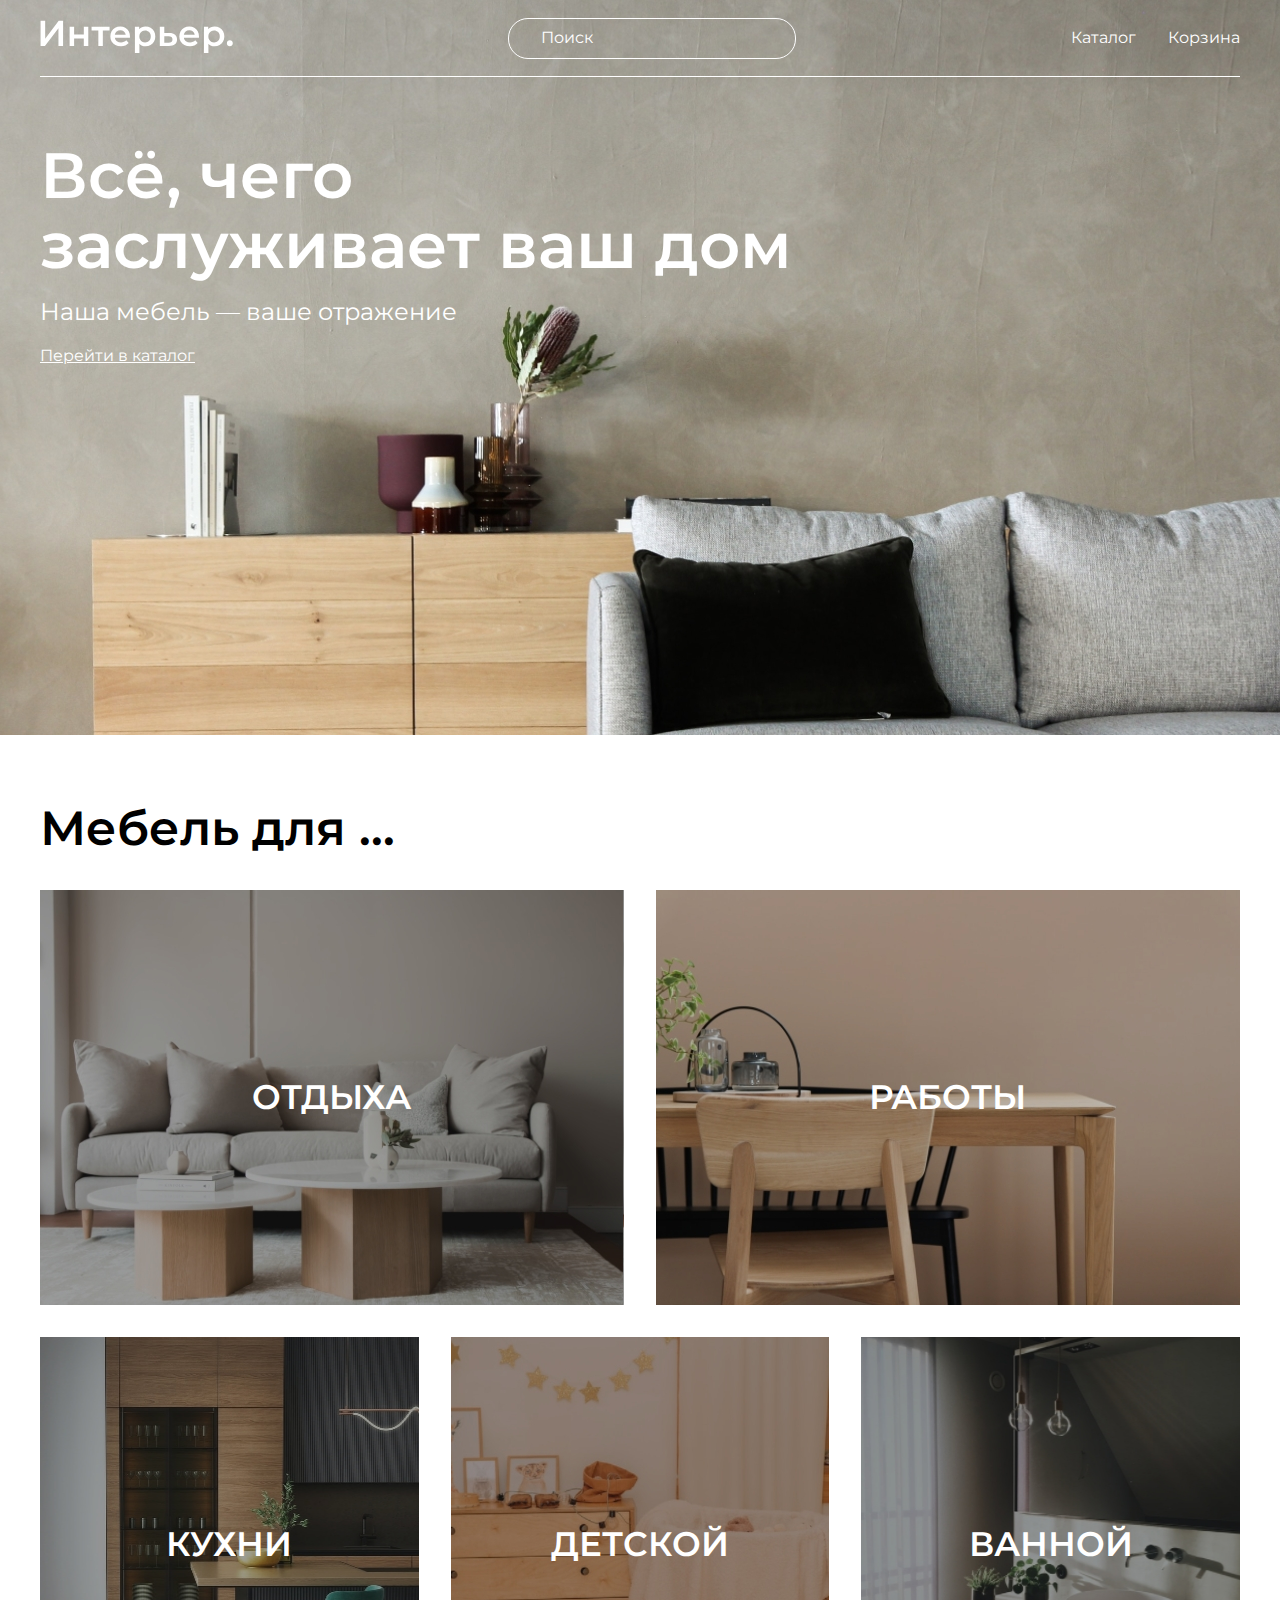
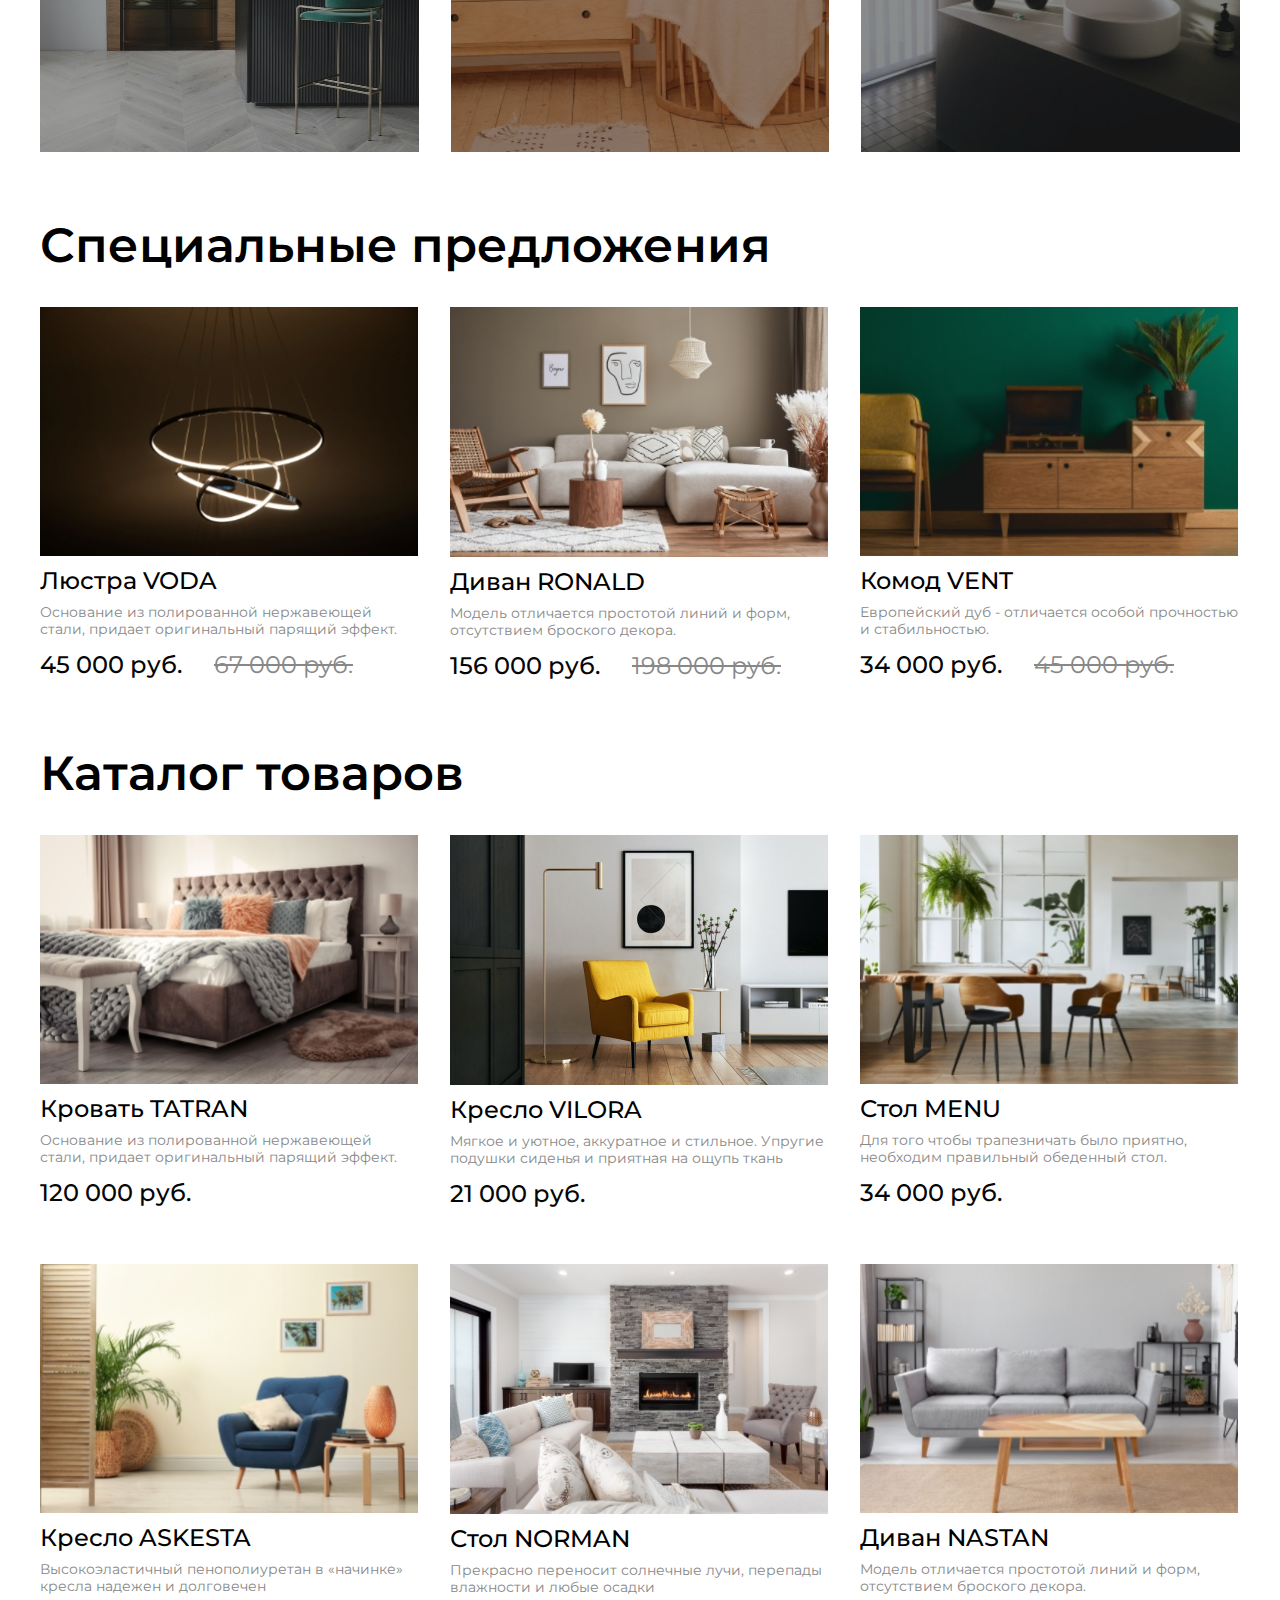
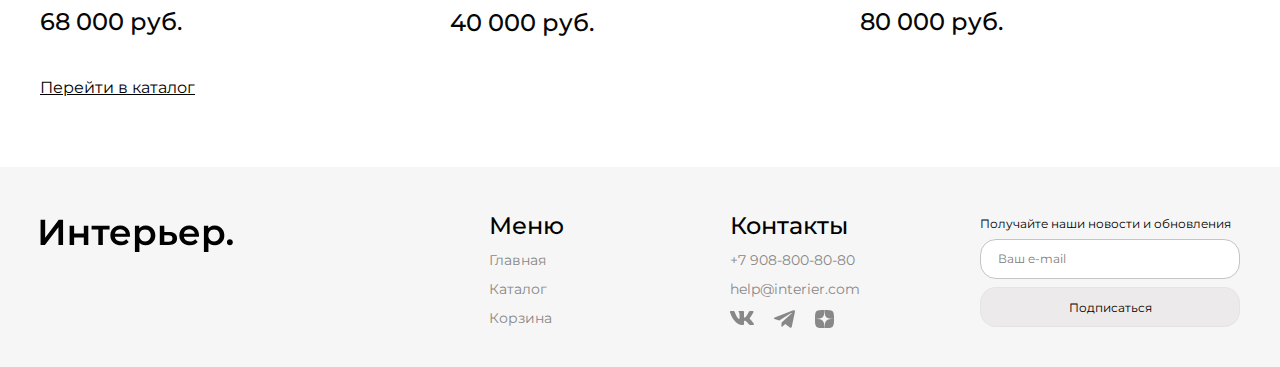
<file: index.html>
<!DOCTYPE html>
<html lang="en">

<head>
    <meta charset="UTF-8">
    <meta http-equiv="X-UA-Compatible" content="IE=edge">
    <meta name="viewport" content="width=device-width, initial-scale=1.0">
    <link rel="preconnect" href="https://fonts.googleapis.com">
    <link rel="preconnect" href="https://fonts.gstatic.com" crossorigin>
    <link href="https://fonts.googleapis.com/css2?family=Montserrat:ital,wght@0,100..900;1,100..900&display=swap"
          rel="stylesheet">
    <link rel="stylesheet" href="style.css">
    <title>Главная</title>
</head>

<body>
<div class="top center">
    <header class="header">
        <a class="header__logo" href="index.html"><img src="img/logo.svg" alt="Логотип магазина"></a>
        <a class="header__icon-mini" href="index.html"><img src="img/Интерьер_mini..svg" alt="Логотип магазина"></a>
        <label>
            <input class="header__input" type="text" placeholder="Поиск">
        </label>
        <nav class="nav">
            <a class="header__input-mini"><img src="img/Поиск_mini.svg" alt="Поиск"></a>
            <a class="nav__link" href="catalog.html">
                <span class="nav__text">Каталог</span>
                <svg class="nav__icon" width="19.199463" height="19.199951" viewBox="0 0 19.1995 19.2" fill="none"
                     xmlns="http://www.w3.org/2000/svg" xmlns:xlink="http://www.w3.org/1999/xlink">
                    <desc>
                        Created with Pixso.
                    </desc>
                    <defs></defs>
                    <rect id="Rectangle_46" width="4.571429" height="4.571429" fill="#FFFFFF"
                          fill-opacity="1.000000"></rect>
                    <rect id="Rectangle_41" y="7.314209" width="4.571429" height="4.571429" fill="#FFFFFF"
                          fill-opacity="1.000000"></rect>
                    <rect id="Rectangle_47" y="14.628540" width="4.571429" height="4.571428" fill="#FFFFFF"
                          fill-opacity="1.000000"></rect>
                    <rect id="Rectangle_48" x="7.313477" y="7.314209" width="4.571429" height="4.571429" fill="#FFFFFF"
                          fill-opacity="1.000000"></rect>
                    <rect id="Rectangle_45" x="7.313477" y="14.628540" width="4.571429" height="4.571428" fill="#FFFFFF"
                          fill-opacity="1.000000"></rect>
                    <rect id="Rectangle_49" x="7.313477" width="4.571429" height="4.571429" fill="#FFFFFF"
                          fill-opacity="1.000000"></rect>
                    <rect id="Rectangle_42" x="14.627930" y="7.314209" width="4.571428" height="4.571429" fill="#FFFFFF"
                          fill-opacity="1.000000"></rect>
                    <rect id="Rectangle_44" x="14.627930" y="14.628540" width="4.571428" height="4.571428"
                          fill="#FFFFFF" fill-opacity="1.000000"></rect>
                    <rect id="Rectangle_43" x="14.627930" width="4.571428" height="4.571429" fill="#FFFFFF"
                          fill-opacity="1.000000"></rect>
                </svg>
            </a>
            <a class="nav__link" href="corzina.html">
                <span class="nav__text">Корзина</span>
                <svg class="nav__icon" width="25.000000" height="25.000000" viewBox="0 0 25 25" fill="none"
                     xmlns="http://www.w3.org/2000/svg" xmlns:xlink="http://www.w3.org/1999/xlink">
                    <desc>
                        Created with Pixso.
                    </desc>
                    <defs>
                        <clipPath id="clip310_618">
                            <rect id="jam_shopping_cart_1" rx="0.000000" width="24.000000" height="24.000000"
                                  transform="matrix(-1 0 0 1 25.5 0.5)" fill="white" fill-opacity="0"></rect>
                        </clipPath>
                    </defs>
                    <rect id="jam_shopping_cart_2" rx="0.000000" width="24.000000" height="24.000000"
                          transform="matrix(-1 0 0 1 25.5 0.5)" fill="#FFFFFF" fill-opacity="0"></rect>
                    <g clip-path="url(#clip310_618)">
                        <path id="Vector"
                              d="M14.58 20.83C15.13 20.83 15.66 20.61 16.05 20.22C16.44 19.83 16.66 19.3 16.66 18.75C16.66 18.19 16.44 17.66 16.05 17.27C15.66 16.88 15.13 16.66 14.58 16.66C14.03 16.66 13.5 16.88 13.11 17.27C12.71 17.66 12.5 18.19 12.5 18.75C12.5 19.3 12.71 19.83 13.11 20.22C13.5 20.61 14.03 20.83 14.58 20.83ZM7.29 20.83C7.84 20.83 8.37 20.61 8.76 20.22C9.15 19.83 9.37 19.3 9.37 18.75C9.37 18.19 9.15 17.66 8.76 17.27C8.37 16.88 7.84 16.66 7.29 16.66C6.73 16.66 6.2 16.88 5.81 17.27C5.42 17.66 5.2 18.19 5.2 18.75C5.2 19.3 5.42 19.83 5.81 20.22C6.2 20.61 6.73 20.83 7.29 20.83ZM20.87 6.16C21.13 6.16 21.37 6.05 21.56 5.86C21.74 5.67 21.84 5.42 21.84 5.16C21.84 4.9 21.74 4.65 21.56 4.47C21.37 4.28 21.13 4.17 20.87 4.16L19.67 4.16C18.73 4.16 17.92 4.81 17.71 5.73L16.41 11.61C16.2 12.52 15.39 13.18 14.45 13.18L6.63 13.18L5.12 7.17L14.86 7.17C15.12 7.15 15.36 7.04 15.54 6.86C15.72 6.67 15.82 6.42 15.82 6.16C15.82 5.91 15.72 5.66 15.54 5.47C15.36 5.29 15.12 5.18 14.86 5.16L5.12 5.16C4.82 5.16 4.52 5.29 4.32 5.52C4.11 5.76 4.02 6.08 4.12 6.38L5.87 13.5C6.03 14.11 6.47 14.6 7.05 14.81C7.24 14.88 7.44 14.91 7.63 14.91L14.45 14.91C15.8 14.91 17.05 14.06 17.38 12.75L18.71 6.87C18.77 6.71 18.87 6.56 19 6.45C19.13 6.34 19.28 6.26 19.45 6.21L20.87 6.16Z"
                              fill="#FFFFFF" fill-opacity="1.000000"></path>
                    </g>
                </svg>
            </a>
        </nav>
    </header>
    <section class="top__content">
        <h1 class="title">Всё, чего &nbsp; заслуживает ваш дом</h1>
        <p class="top__text">Наша мебель — ваше отражение</p>
        <a class="link" href="catalog.html">Перейти в каталог</a>
    </section>
</div>

<section class="for-box center">
    <h2 class="for-box__title">Мебель для ... </h2>
    <div class="for-content">
        <article class="for-content__item for-content__item-1 for-content__item-big">ОТДЫХА</article>
        <article class="for-content__item for-content__item-2 for-content__item-big">РАБОТЫ</article>
        <article class="for-content__item for-content__item-3">КУХНИ</article>
        <article class="for-content__item for-content__item-4">ДЕТСКОЙ</article>
        <article class="for-content__item for-content__item-5">ВАННОЙ</article>
    </div>
</section>

<section class="product-box center">

    <h2 class="product-box__title">Специальные предложения</h2>

    <div class="product-content">
        <article class="article">
            <img class="article__img" src="img/VODA.jpeg" alt="Люстра VODA">
            <h3 class="article__title">Люстра VODA</h3>
            <p class="article__paragraph-a">Основание из полированной нержавеющей стали, придает оригинальный
                парящий эффект.</p>
            <div class="article__price">
                <p class="article__paragraph">45 000 руб.</p>
                <p class="article__paragraph-b">67 000 руб.</p>
            </div>
        </article>

        <article class="article">
            <img class="article__img" src="img/RONALD.jpeg" alt="Диван RONALD">
            <h3 class="article__title">Диван RONALD</h3>
            <p class="article__paragraph-a">Модель отличается простотой линий и форм, отсутствием броского
                декора.</p>
            <div class="article__price">
                <p class="article__paragraph">156 000 руб.</p>
                <p class="article__paragraph-b">198 000 руб.</p>
            </div>
        </article>

        <article class="article">
            <img class="article__img" src="img/VENT.jpeg" alt="Комод VENT">
            <h3 class="article__title">Комод VENT</h3>
            <p class="article__paragraph-a">Европейский дуб - отличается особой прочностью и стабильностью.</p>
            <div class="article__price">
                <p class="article__paragraph">34 000 руб.</p>
                <p class="article__paragraph-b">45 000 руб.</p>
            </div>
        </article>
    </div>
</section>

<section class="product-box center">
    <h2 class="product-box__title">Каталог товаров</h2>
    <div class="product-content">
        <article class="article">
            <img class="article__img" src="img/TATRAN.jpeg" alt="Кровать TATRAN">
            <h3 class="article__title">Кровать TATRAN</h3>
            <p class="article__paragraph-a">Основание из полированной нержавеющей стали, придает оригинальный
                парящий эффект.</p>
            <div class="article__price">
                <p class="article__paragraph">120 000 руб.</p>
            </div>
        </article>
        <article class="article">
            <img class="article__img" src="img/VILORA.jpg" alt="Кресло VILORA">
            <h3 class="article__title">Кресло VILORA</h3>
            <p class="article__paragraph-a">Мягкое и уютное, аккуратное и стильное. Упругие подушки сиденья и
                приятная на ощупь ткань</p>
            <div class="article__price">
                <p class="article__paragraph">21 000 руб.</p>
            </div>
        </article>
        <article class="article">
            <img class="article__img" src="img/MENU.jpeg" alt="Стол MENU">
            <h3 class="article__title">Стол MENU</h3>
            <p class="article__paragraph-a">Для того чтобы трапезничать было приятно, необходим правильный
                обеденный стол.</p>
            <div class="article__price">
                <p class="article__paragraph">34 000 руб.</p>
            </div>
        </article>
        <article class="article">
            <img class="article__img" src="img/ASKESTA.jpeg" alt="Кресло ASKESTA">
            <h3 class="article__title">Кресло ASKESTA</h3>
            <p class="article__paragraph-a">Высокоэластичный пенополиуретан в «начинке» кресла надежен и
                долговечен</p>
            <div class="article__price">
                <p class="article__paragraph">68 000 руб.</p>
            </div>
        </article>
        <article class="article">
            <img class="article__img" src="img/NORMAN.jpeg" alt="Стол NORMAN">
            <h3 class="article__title">Стол NORMAN</h3>
            <p class="article__paragraph-a">Прекрасно переносит солнечные лучи, перепады влажности и любые
                осадки</p>
            <div class="article__price">
                <p class="article__paragraph">40 000 руб.</p>
            </div>
        </article>
        <article class="article">
            <img class="article__img" src="img/NASTAN.jpeg" alt="Диван NASTAN">
            <h3 class="article__title">Диван NASTAN</h3>
            <p class="article__paragraph-a">Модель отличается простотой линий и форм, отсутствием броского
                декора.</p>
            <div class="article__price">
                <p class="article__paragraph">80 000 руб.</p>
            </div>
        </article>
    </div>
</section>

<section class="link-box center">
    <a class="link-box__catalog" href="catalog.html">Перейти в каталог</a>
</section>

<footer class="footer center">
    <div class="footer__inter">
        <a href="index.html"><img src="img/logo1.svg" alt="Логотип магазина"></a>
    </div>

    <div class="footer__contents">
        <div class="footer__info">
            <div class="footer-nav">
                <h4 class="footer-nav__title-menu">Меню</h4>
                <a class="footer-nav__link-underline" href="index.html">Главная</a>
                <a class="footer-nav__link-underline" href="catalog.html">Каталог</a>
                <a class="footer-nav__link-underline" href="corzina.html">Корзина</a>
            </div>

            <div class="footer__item">
                <h4 class="footer__title">Контакты</h4>
                <a class="footer__link" href="tel:+79088008080">+7 908-800-80-80</a>
                <a class="footer__link" href="mailto:help@interier.com">help@interier.com</a>
                <div class="footer__icons">
                    <a href="#"><img src="img/VK.svg" alt="Логотип VK" width="24" height="14"></a>
                    <a href="#"><img src="img/Telegram.svg" alt="Логотип Telegram" width="21" height="18"></a>
                    <a href="#"><img src="img/Dzen.svg" alt="Логотип Dzen" width="19" height="18"></a>
                </div>
            </div>
        </div>

        <form class="footer-form">
            <p class="footer-form__paragraph">Получайте наши новости и обновления</p>
            <label>
                <input class="footer-form__input" type="email" placeholder="Ваш e-mail">
            </label>
            <button class="footer-form__button">Подписаться</button>
        </form>
    </div>
</footer>
</body>

</html>
</file>
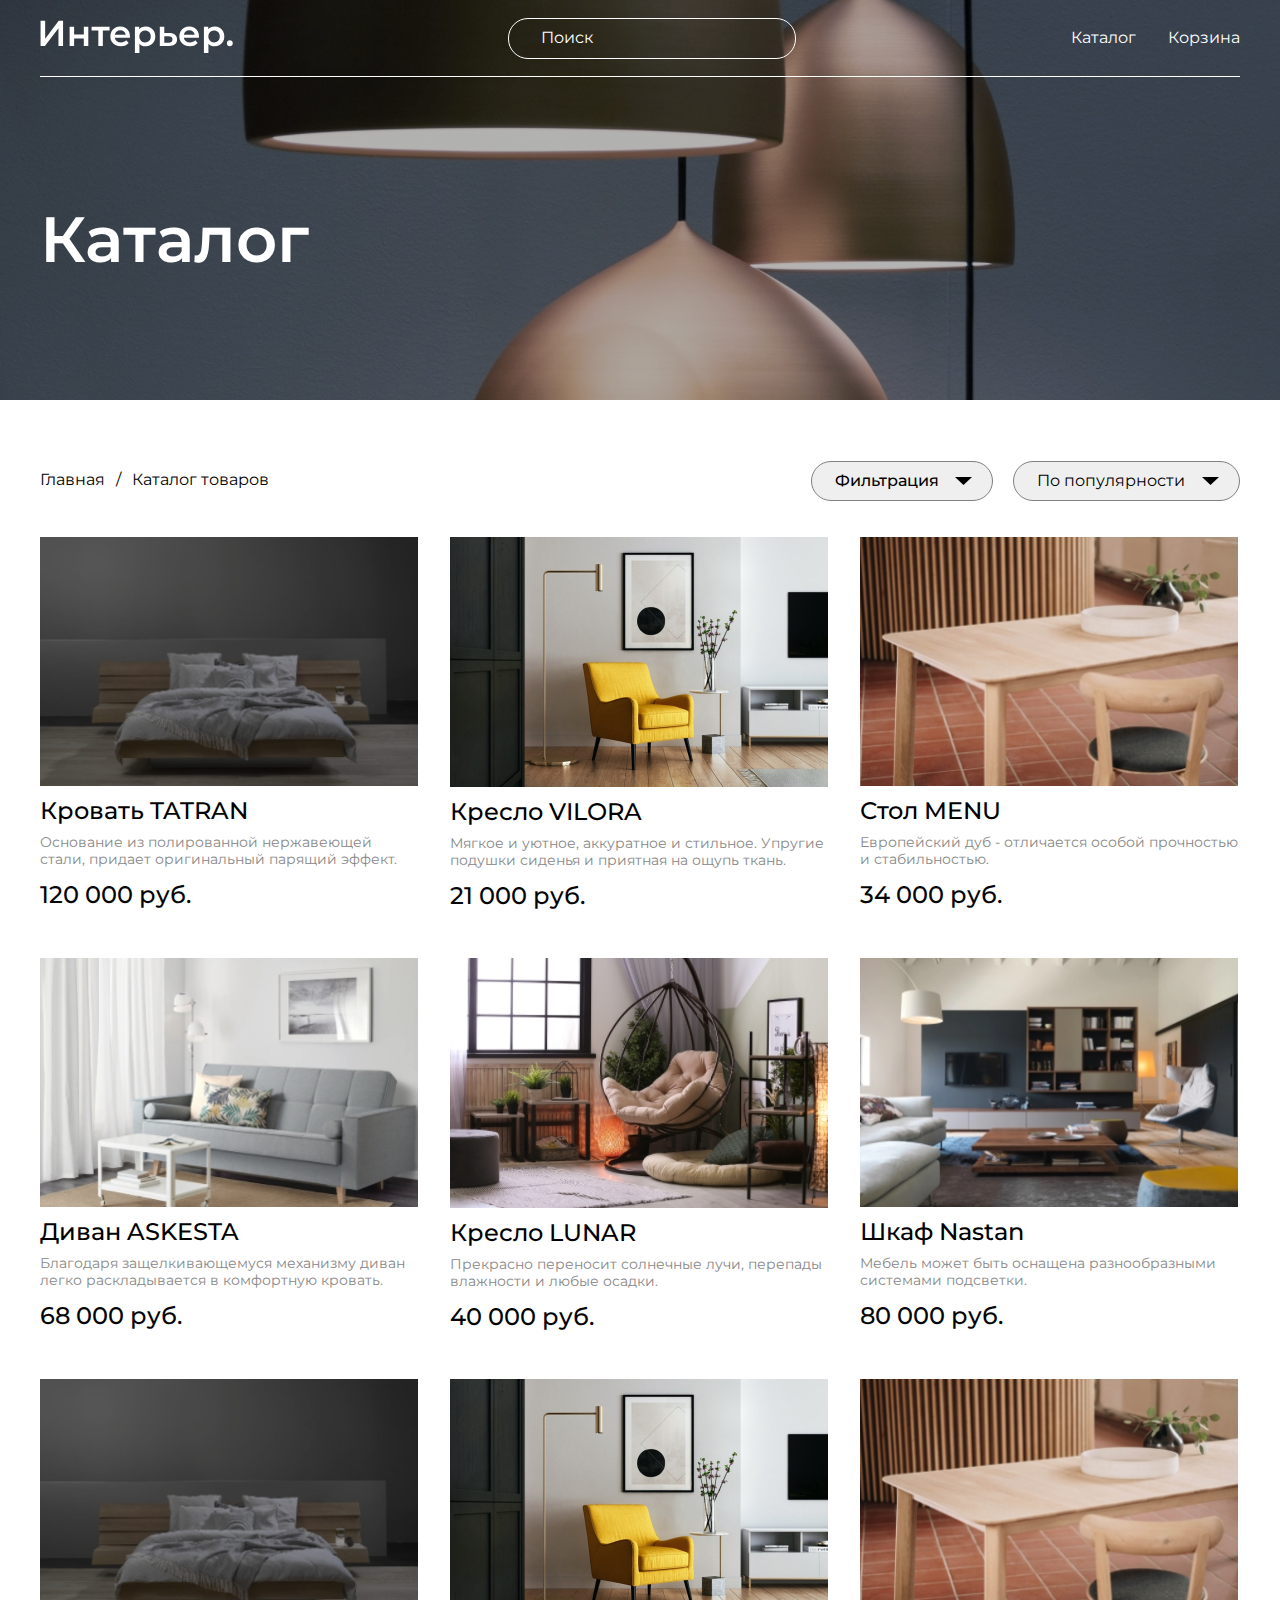
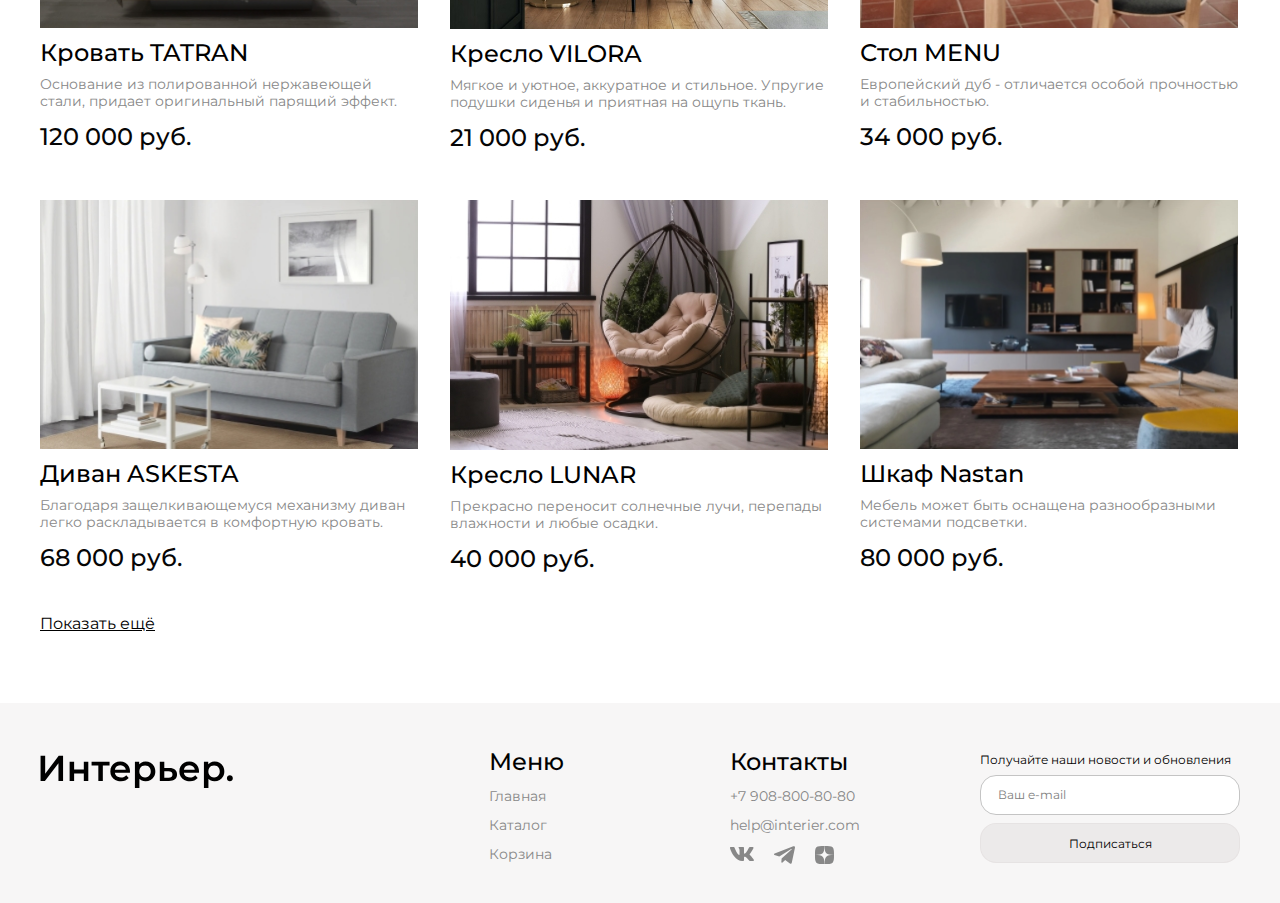
<file: catalog.html>
<!DOCTYPE html>
<html lang="en">

<head>
    <meta charset="UTF-8">
    <meta http-equiv="X-UA-Compatible" content="IE=edge">
    <meta name="viewport" content="width=device-width, initial-scale=1.0">
    <link rel="preconnect" href="https://fonts.googleapis.com">
    <link rel="preconnect" href="https://fonts.gstatic.com" crossorigin>
    <link href="https://fonts.googleapis.com/css2?family=Montserrat:ital,wght@0,100..900;1,100..900&display=swap"
          rel="stylesheet">
    <link rel="stylesheet" href="style.css">
    <title>Каталог</title>
</head>

<body>
<div class="catalog-top center">
    <header class="header">
        <a class="header__logo" href="index.html"><img src="img/logo.svg" alt="Логотип магазина"></a>
        <a class="header__icon-mini" href="index.html"><img src="img/Интерьер_mini..svg" alt="Логотип магазина"></a>
        <label>
            <input class="header__input" type="text" placeholder="Поиск">
        </label>
        <nav class="nav">
            <a class="header__input-mini"><img src="img/Поиск_mini.svg" alt="Поиск"></a>
            <a class="nav__link" href="catalog.html">
                <span class="nav__text">Каталог</span>
                <svg class="nav__icon" width="19.199463" height="19.199951" viewBox="0 0 19.1995 19.2" fill="none"
                     xmlns="http://www.w3.org/2000/svg" xmlns:xlink="http://www.w3.org/1999/xlink">
                    <desc>
                        Created with Pixso.
                    </desc>
                    <defs></defs>
                    <rect id="Rectangle_46" width="4.571429" height="4.571429" fill="#FFFFFF"
                          fill-opacity="1.000000"></rect>
                    <rect id="Rectangle_41" y="7.314209" width="4.571429" height="4.571429" fill="#FFFFFF"
                          fill-opacity="1.000000"></rect>
                    <rect id="Rectangle_47" y="14.628540" width="4.571429" height="4.571428" fill="#FFFFFF"
                          fill-opacity="1.000000"></rect>
                    <rect id="Rectangle_48" x="7.313477" y="7.314209" width="4.571429" height="4.571429" fill="#FFFFFF"
                          fill-opacity="1.000000"></rect>
                    <rect id="Rectangle_45" x="7.313477" y="14.628540" width="4.571429" height="4.571428" fill="#FFFFFF"
                          fill-opacity="1.000000"></rect>
                    <rect id="Rectangle_49" x="7.313477" width="4.571429" height="4.571429" fill="#FFFFFF"
                          fill-opacity="1.000000"></rect>
                    <rect id="Rectangle_42" x="14.627930" y="7.314209" width="4.571428" height="4.571429" fill="#FFFFFF"
                          fill-opacity="1.000000"></rect>
                    <rect id="Rectangle_44" x="14.627930" y="14.628540" width="4.571428" height="4.571428"
                          fill="#FFFFFF" fill-opacity="1.000000"></rect>
                    <rect id="Rectangle_43" x="14.627930" width="4.571428" height="4.571429" fill="#FFFFFF"
                          fill-opacity="1.000000"></rect>
                </svg>
            </a>
            <a class="nav__link" href="corzina.html">
                <span class="nav__text">Корзина</span>
                <svg class="nav__icon" width="25.000000" height="25.000000" viewBox="0 0 25 25" fill="none"
                     xmlns="http://www.w3.org/2000/svg" xmlns:xlink="http://www.w3.org/1999/xlink">
                    <desc>
                        Created with Pixso.
                    </desc>
                    <defs>
                        <clipPath id="clip310_618">
                            <rect id="jam:shopping-cart" rx="0.000000" width="24.000000" height="24.000000"
                                  transform="matrix(-1 0 0 1 25.5 0.5)" fill="white" fill-opacity="0"></rect>
                        </clipPath>
                    </defs>
                    <rect id="jam:shopping-cart-2" rx="0.000000" width="24.000000" height="24.000000"
                          transform="matrix(-1 0 0 1 25.5 0.5)" fill="#FFFFFF" fill-opacity="0"></rect>
                    <g clip-path="url(#clip310_618)">
                        <path id="Vector"
                              d="M14.58 20.83C15.13 20.83 15.66 20.61 16.05 20.22C16.44 19.83 16.66 19.3 16.66 18.75C16.66 18.19 16.44 17.66 16.05 17.27C15.66 16.88 15.13 16.66 14.58 16.66C14.03 16.66 13.5 16.88 13.11 17.27C12.71 17.66 12.5 18.19 12.5 18.75C12.5 19.3 12.71 19.83 13.11 20.22C13.5 20.61 14.03 20.83 14.58 20.83ZM7.29 20.83C7.84 20.83 8.37 20.61 8.76 20.22C9.15 19.83 9.37 19.3 9.37 18.75C9.37 18.19 9.15 17.66 8.76 17.27C8.37 16.88 7.84 16.66 7.29 16.66C6.73 16.66 6.2 16.88 5.81 17.27C5.42 17.66 5.2 18.19 5.2 18.75C5.2 19.3 5.42 19.83 5.81 20.22C6.2 20.61 6.73 20.83 7.29 20.83ZM20.87 6.16C21.13 6.16 21.37 6.05 21.56 5.86C21.74 5.67 21.84 5.42 21.84 5.16C21.84 4.9 21.74 4.65 21.56 4.47C21.37 4.28 21.13 4.17 20.87 4.16L19.67 4.16C18.73 4.16 17.92 4.81 17.71 5.73L16.41 11.61C16.2 12.52 15.39 13.18 14.45 13.18L6.63 13.18L5.12 7.17L14.86 7.17C15.12 7.15 15.36 7.04 15.54 6.86C15.72 6.67 15.82 6.42 15.82 6.16C15.82 5.91 15.72 5.66 15.54 5.47C15.36 5.29 15.12 5.18 14.86 5.16L5.12 5.16C4.82 5.16 4.52 5.23 4.25 5.37C3.97 5.5 3.73 5.69 3.54 5.93C3.36 6.17 3.23 6.45 3.16 6.75C3.1 7.05 3.11 7.36 3.18 7.65L4.68 13.66C4.79 14.1 5.04 14.48 5.39 14.76C5.75 15.03 6.18 15.18 6.63 15.18L14.45 15.18C15.36 15.18 16.25 14.87 16.96 14.3C17.67 13.73 18.17 12.93 18.36 12.04L19.67 6.16L20.87 6.16Z"
                              fill="#FFFFFF" fill-opacity="1.000000" fill-rule="nonzero"></path>
                    </g>
                </svg>
            </a>
        </nav>
    </header>
    <h1 class="title title-catalog">Каталог</h1>

</div>

<div class="nav-catalog center">

    <div class="nav-catalog__pages">
        <a class="pages-catalog pages-main" href="index.html">Главная</a>
        <p class="pages-catalog pages-slesh">/</p>
        <a class="pages-catalog pages-catalog-nav" href="catalog.html">Каталог товаров</a>
    </div>

    <div class="nav-filter">

        <label for="filtering"></label><select class="nav-filter__section nav-filter__block" id="filtering">
        <option value="filter">Фильтрация</option>
        <option value="color">Цвет</option>
        <option value="data">Доставка</option>
        <option value="type">Тип комнаты</option>
        <option value="price">Цена</option>
    </select>

        <label for="По-популярности"></label><select class="nav-filter__section nav-filter__popular"
                                                     id="По-популярности">
        <option value="popular">По популярности</option>
        <option value="minprice">Начать с низких цен</option>
        <option value="maxprice">Начать с высоких цен</option>
    </select>

        <div class="filtering-form-container" style="display: none">

            <form class="filtering-form" action="#" method="get">

                <div class="filtering-form__content-wrapper">

                    <fieldset class="filtering-form__fieldset">
                        <legend class="filtering-form__legend">Сроки доставки</legend>

                        <div class="radio">
                            <input class="radio__input" type="radio" id="dnot" name="delivery-time" value="dnot"
                                   checked>
                            <label class="radio__label" for="dnot">Неважно</label>
                        </div>

                        <div class="radio">
                            <input class="radio__input" type="radio" id="today" name="delivery-time" value="today">
                            <label class="radio__label" for="today">Сегодня</label>
                        </div>

                        <div class="radio">
                            <input class="radio__input" type="radio" id="tomorrow" name="delivery-time"
                                   value="tomorrow">
                            <label class="radio__label" for="tomorrow">Завтра</label>
                        </div>

                        <div class="radio">
                            <input class="radio__input" type="radio" id="threeDay" name="delivery-time"
                                   value="threeDay">
                            <label class="radio__label" for="threeDay">До 3 дней</label>
                        </div>

                        <div class="radio">
                            <input class="radio__input" type="radio" id="sevenDay" name="delivery-time"
                                   value="sevenDay">
                            <label class="radio__label" for="sevenDay">До 7 дней</label>
                        </div>

                    </fieldset>

                    <fieldset class="filtering-form__fieldset">
                        <legend class="filtering-form__legend">Цена</legend>
                        <div class="range">
                            <label class="range__label">от 0 руб. до 100000 руб.</label>
                            <div class="range__slider">
                                <label>
                                    <input class="range__input range__input-min" type="range" name="range_1" min="1"
                                           max="100000" value="1">
                                </label>
                                <label>
                                    <input class="range__input range__input-max" type="range" name="range_2" min="1"
                                           max="100000" value="100000">
                                </label>
                            </div>
                        </div>
                    </fieldset>

                    <fieldset class="filtering-form__fieldset">
                        <legend class="filtering-form__legend">Цвет</legend>
                        <div class="color-options">

                            <div class="checkbox color-options__checkbox">
                                <input class="checkbox__input" type="checkbox" id="white">
                                <label class="checkbox__lable checkbox__lable-white" for="white"></label>
                            </div>

                            <div class="checkbox color-options__checkbox">
                                <input class="checkbox__input" type="checkbox" id="black">
                                <label class="checkbox__lable checkbox__lable-black" for="black"></label>
                            </div>

                            <div class="checkbox color-options__checkbox">
                                <input class="checkbox__input" type="checkbox" id="grey">
                                <label class="checkbox__lable checkbox__lable-grey" for="grey"></label>
                            </div>

                            <div class="checkbox color-options__checkbox">
                                <input class="checkbox__input" type="checkbox" id="red">
                                <label class="checkbox__lable checkbox__lable-red" for="red"></label>
                            </div>

                            <div class="checkbox color-options__checkbox">
                                <input class="checkbox__input" type="checkbox" id="orange" checked>
                                <label class="checkbox__lable checkbox__lable-orange" for="orange"></label>
                            </div>

                            <div class="checkbox color-options__checkbox">
                                <input class="checkbox__input" type="checkbox" id="yellow" checked>
                                <label class="checkbox__lable checkbox__lable-yellow" for="yellow"></label>
                            </div>

                            <div class="checkbox color-options__checkbox">
                                <input class="checkbox__input" type="checkbox" id="green">
                                <label class="checkbox__lable checkbox__lable-green" for="green"></label>
                            </div>

                            <div class="checkbox color-options__checkbox">
                                <input class="checkbox__input" type="checkbox" id="turquoise">
                                <label class="checkbox__lable checkbox__lable-turquoise" for="turquoise"></label>
                            </div>

                            <div class="checkbox color-options__checkbox">
                                <input class="checkbox__input" type="checkbox" id="lightblue">
                                <label class="checkbox__lable checkbox__lable-lightblue" for="lightblue"></label>
                            </div>

                            <div class="checkbox color-options__checkbox">
                                <input class="checkbox__input" type="checkbox" id="blue">
                                <label class="checkbox__lable checkbox__lable-blue" for="blue"></label>
                            </div>

                            <div class="checkbox color-options__checkbox">
                                <input class="checkbox__input" type="checkbox" id="purple">
                                <label class="checkbox__lable checkbox__lable-purple" for="purple"></label>
                            </div>

                            <div class="checkbox color-options__checkbox">
                                <input class="checkbox__input" type="checkbox" id="violet">
                                <label class="checkbox__lable checkbox__lable-violet" for="violet"></label>
                            </div>

                            <div class="checkbox color-options__checkbox">
                                <input class="checkbox__input" type="checkbox" id="lavender" checked>
                                <label class="checkbox__lable checkbox__lable-lavender" for="lavender"></label>
                            </div>

                            <div class="checkbox color-options__checkbox">
                                <input class="checkbox__input" type="checkbox" id="pink">
                                <label class="checkbox__lable checkbox__lable-pink" for="pink"></label>
                            </div>

                        </div>
                    </fieldset>

                    <fieldset class="filtering-form__fieldset filtering-form__fieldset-type">
                        <legend class="filtering-form__legend">Тип комнаты</legend>

                        <div class="checkbox">
                            <input class="checkbox__input" type="checkbox" name="room-type" id="KitchenDiningRoom"
                                   value="KitchenDiningRoom" checked>
                            <label class="checkbox__lable" for="KitchenDiningRoom">Кухня и столовая</label>
                        </div>

                        <div class="checkbox">
                            <input class="checkbox__input" type="checkbox" name="room-type" id="bathroom"
                                   value="bathroom" checked>
                            <label class="checkbox__lable" for="bathroom">Ванная комната</label>
                        </div>

                        <div class="checkbox">
                            <input class="checkbox__input" type="checkbox" name="room-type" id="ChildrenRoom"
                                   value="ChildrenRoom">
                            <label class="checkbox__lable" for="ChildrenRoom">Детская комната</label>
                        </div>

                        <div class="checkbox">
                            <input class="checkbox__input" type="checkbox" name="room-type" id="HomeOffice"
                                   value="HomeOffice">
                            <label class="checkbox__lable" for="HomeOffice">Домашний офис</label>
                        </div>

                        <div class="checkbox">
                            <input class="checkbox__input" type="checkbox" name="room-type" id="LivingRoom"
                                   value="LivingRoom">
                            <label class="checkbox__lable" for="LivingRoom">Гостиная</label>
                        </div>

                        <div class="checkbox">
                            <input class="checkbox__input" type="checkbox" name="room-type" id="hallway"
                                   value="hallway">
                            <label class="checkbox__lable" for="hallway">Прихожая</label>
                        </div>

                        <div class="checkbox">
                            <input class="checkbox__input" type="checkbox" name="room-type" id="bedroom"
                                   value="bedroom">
                            <label class="checkbox__lable" for="bedroom">Спальня</label>
                        </div>

                        <div class="checkbox">
                            <input class="checkbox__input" type="checkbox" name="room-type" id="wardrobe"
                                   value="wardrobe">
                            <label class="checkbox__lable" for="wardrobe">Гардероб</label>
                        </div>

                        <div class="checkbox">
                            <input class="checkbox__input" type="checkbox" name="room-type" id="CountryHouse"
                                   value="CountryHouse">
                            <label class="checkbox__lable" for="CountryHouse">Дача</label>
                        </div>

                        <div class="checkbox">
                            <input class="checkbox__input" type="checkbox" name="room-type" id="light"
                                   value="light">
                            <label class="checkbox__lable" for="light">Свет</label>
                        </div>

                    </fieldset>

                </div>

                <button class="filtering-form__button button" type="submit">Применить</button>

            </form>
        </div>


    </div>

</div>

<div class="catalog-product center">

    <article class="article">
        <img class="article__img" src="img/TATRAN_2.jpeg" alt="Кровать TATRAN">
        <h3 class="article__title">Кровать TATRAN</h3>
        <p class="article__paragraph-a">Основание из полированной нержавеющей стали, придает оригинальный парящий
            эффект.</p>
        <div class="article__price">
            <p class="article__paragraph">120 000 руб.</p>
        </div>
    </article>
    <article class="article">
        <img class="article__img" src="img/VILORA.jpg" alt="Кресло VILORA">
        <h3 class="article__title">Кресло VILORA</h3>
        <p class="article__paragraph-a">Мягкое и уютное, аккуратное и стильное. Упругие подушки сиденья и приятная
            на ощупь ткань.</p>
        <div class="article__price">
            <p class="article__paragraph">21 000 руб.</p>
        </div>
    </article>
    <article class="article">
        <img class="article__img" src="img/MENU_2.jpeg" alt="Стол MENU">
        <h3 class="article__title">Стол MENU</h3>
        <p class="article__paragraph-a">Европейский дуб - отличается особой прочностью и стабильностью.</p>
        <div class="article__price">
            <p class="article__paragraph">34 000 руб.</p>
        </div>
    </article>
    <article class="article">
        <img class="article__img" src="img/ASKESTA_2.jpeg" alt="Диван ASKESTA">
        <h3 class="article__title">Диван ASKESTA</h3>
        <p class="article__paragraph-a">Благодаря защелкивающемуся механизму диван легко раскладывается в
            комфортную кровать.</p>
        <div class="article__price">
            <p class="article__paragraph">68 000 руб.</p>
        </div>
    </article>
    <article class="article">
        <img class="article__img" src="img/LUNAR_2.jpeg" alt="Кресло LUNAR">
        <h3 class="article__title">Кресло LUNAR</h3>
        <p class="article__paragraph-a">Прекрасно переносит солнечные лучи, перепады влажности и любые осадки.</p>
        <div class="article__price">
            <p class="article__paragraph">40 000 руб.</p>
        </div>
    </article>
    <article class="article">
        <img class="article__img" src="img/Nastan_2.jpeg" alt="Шкаф Nastan">
        <h3 class="article__title">Шкаф Nastan</h3>
        <p class="article__paragraph-a">Мебель может быть оснащена разнообразными системами подсветки.</p>
        <div class="article__price">
            <p class="article__paragraph">80 000 руб.</p>
        </div>
    </article>
    <article class="article">
        <img class="article__img" src="img/TATRAN_2.jpeg" alt="Кровать TATRAN">
        <h3 class="article__title">Кровать TATRAN</h3>
        <p class="article__paragraph-a">Основание из полированной нержавеющей стали, придает оригинальный парящий
            эффект.</p>
        <div class="article__price">
            <p class="article__paragraph">120 000 руб.</p>
        </div>
    </article>
    <article class="article">
        <img class="article__img" src="img/VILORA.jpg" alt="Кресло VILORA">
        <h3 class="article__title">Кресло VILORA</h3>
        <p class="article__paragraph-a">Мягкое и уютное, аккуратное и стильное. Упругие подушки сиденья и приятная
            на ощупь ткань.</p>
        <div class="article__price">
            <p class="article__paragraph">21 000 руб.</p>
        </div>
    </article>
    <article class="article">
        <img class="article__img" src="img/MENU_2.jpeg" alt="Стол MENU">
        <h3 class="article__title">Стол MENU</h3>
        <p class="article__paragraph-a">Европейский дуб - отличается особой прочностью и стабильностью.</p>
        <div class="article__price">
            <p class="article__paragraph">34 000 руб.</p>
        </div>
    </article>
    <article class="article">
        <img class="article__img" src="img/ASKESTA_2.jpeg" alt="Диван ASKESTA">
        <h3 class="article__title">Диван ASKESTA</h3>
        <p class="article__paragraph-a">Благодаря защелкивающемуся механизму диван легко раскладывается в
            комфортную кровать.</p>
        <div class="article__price">
            <p class="article__paragraph">68 000 руб.</p>
        </div>
    </article>
    <article class="article">
        <img class="article__img" src="img/LUNAR_2.jpeg" alt="Кресло LUNAR">
        <h3 class="article__title">Кресло LUNAR</h3>
        <p class="article__paragraph-a">Прекрасно переносит солнечные лучи, перепады влажности и любые осадки.</p>
        <div class="article__price">
            <p class="article__paragraph">40 000 руб.</p>
        </div>
    </article>
    <article class="article">
        <img class="article__img" src="img/Nastan_2.jpeg" alt="Шкаф Nastan">
        <h3 class="article__title">Шкаф Nastan</h3>
        <p class="article__paragraph-a">Мебель может быть оснащена разнообразными системами подсветки.</p>
        <div class="article__price">
            <p class="article__paragraph">80 000 руб.</p>
        </div>
    </article>
</div>

<div class="link-box center">
    <a class="link-box__catalog" href="catalog.html">Показать ещё</a>
</div>

<footer class="footer center">
    <div class="footer__inter">
        <a href="index.html"><img src="img/logo1.svg" alt="Логотип магазина"></a>
    </div>

    <div class="footer__contents">

        <div class="footer__info">
            <div class="footer-nav">
                <h4 class="footer-nav__title-menu">Меню</h4>
                <a class="footer-nav__link-underline" href="index.html">Главная</a>
                <a class="footer-nav__link-underline" href="catalog.html">Каталог</a>
                <a class="footer-nav__link-underline" href="corzina.html">Корзина</a>
            </div>

            <div class="footer__item">
                <h4 class="footer__title">Контакты</h4>
                <a class="footer__link" href="tel:+79088008080">+7 908-800-80-80</a>
                <a class="footer__link" href="mailto:help@interier.com">help@interier.com</a>
                <div class="footer__icons">
                    <a href="#"><img src="img/VK.svg" alt="Логотип VK" width="24" height="14"></a>
                    <a href="#"><img src="img/Telegram.svg" alt="Логотип Telegram" width="21" height="18"></a>
                    <a href="#"><img src="img/Dzen.svg" alt="Логотип Dzen" width="19" height="18"></a>
                </div>
            </div>
        </div>

        <form class="footer-form">
            <p class="footer-form__paragraph">Получайте наши новости и обновления</p>
            <label>
                <input class="footer-form__input" type="email" placeholder="Ваш e-mail">
            </label>
            <button class="footer-form__button">Подписаться</button>
        </form>

    </div>
</footer>
<script>
    document.addEventListener("DOMContentLoaded", function () {
        const toggleButton = document.getElementById("filtering");
        const filterContainer = document.querySelector(".filtering-form-container");
        toggleButton.addEventListener("click", function () {
            filterContainer.classList.toggle('active')
            filterContainer.style.display = filterContainer.style.display === "none" ? "block" : "none";
        });
    });
</script>
</body>

</html>
</file>
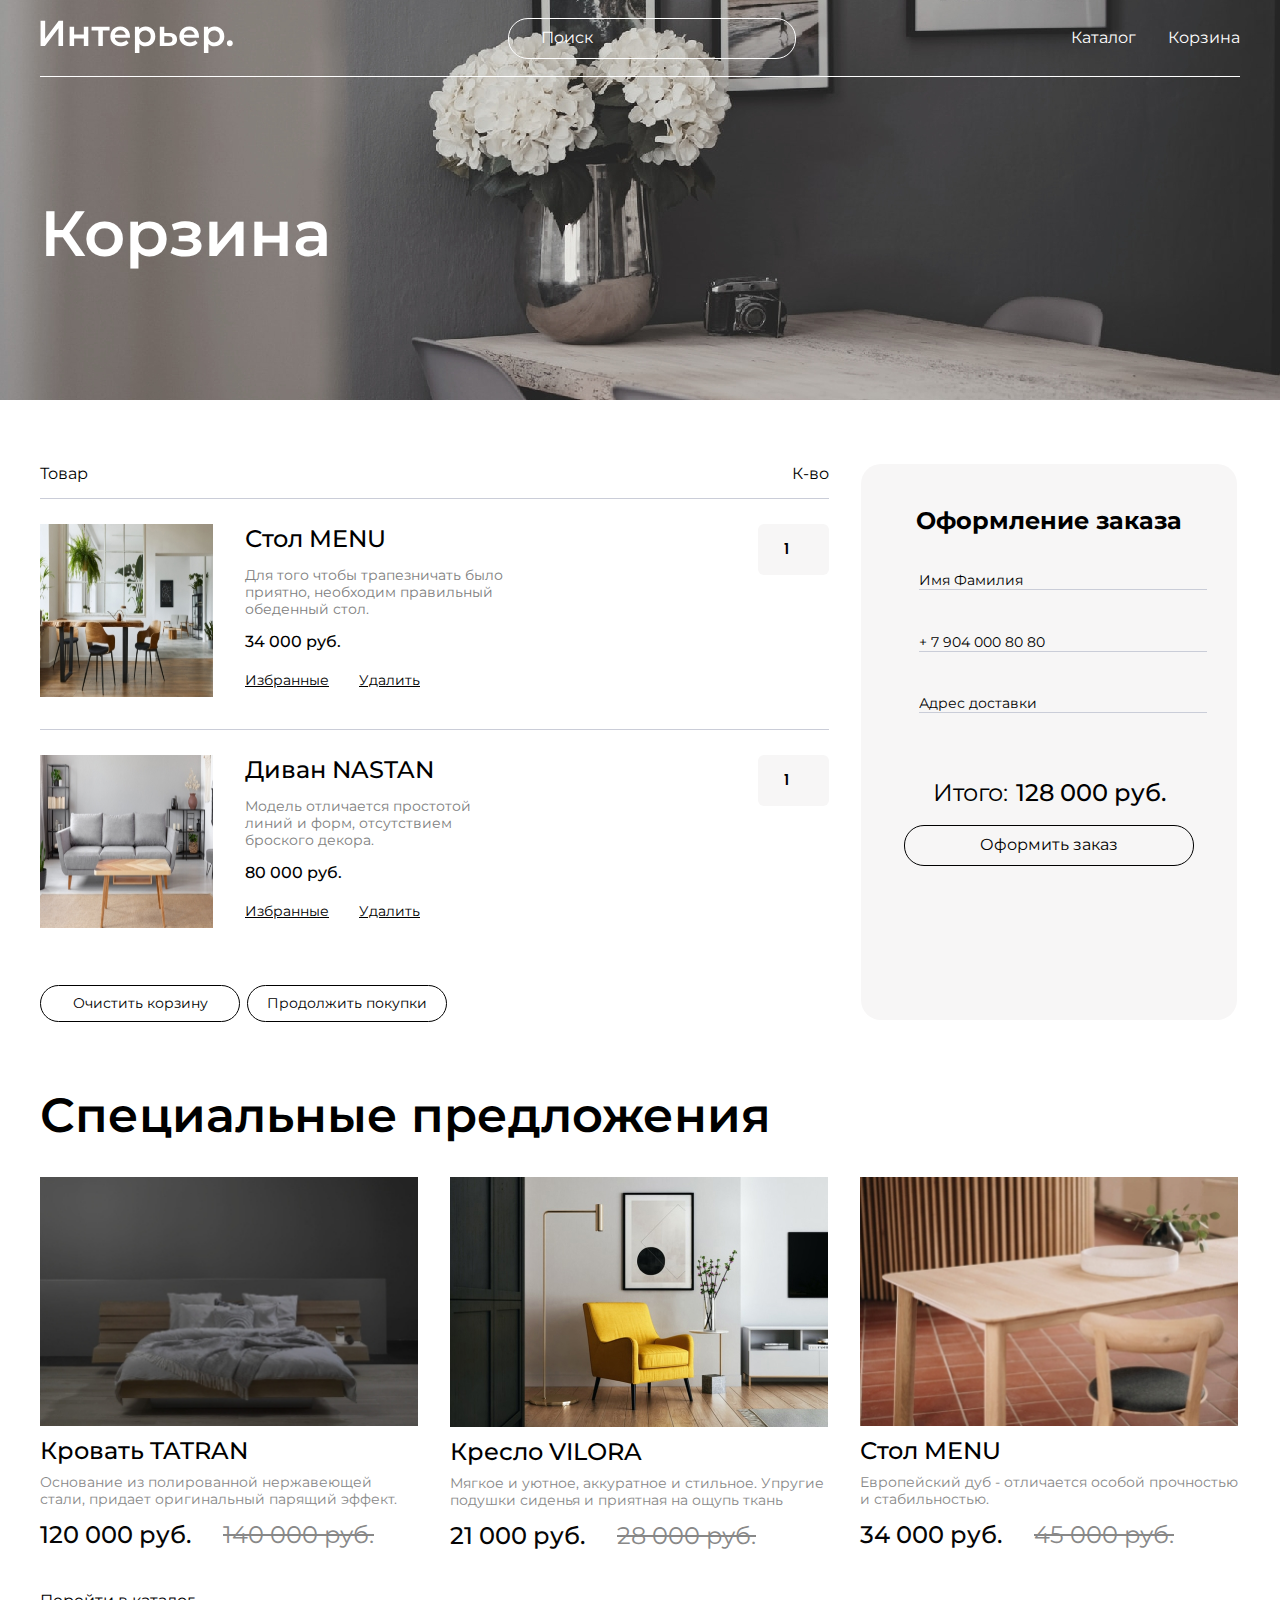
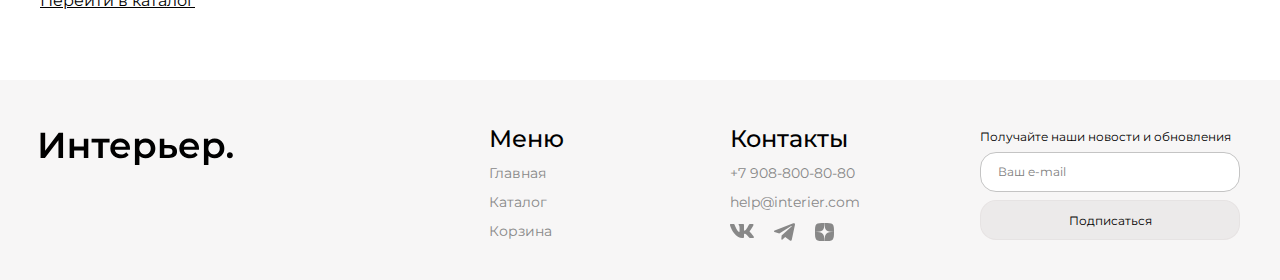
<file: corzina.html>
<!DOCTYPE html>
<html lang="en">

<head>
    <meta charset="UTF-8">
    <meta http-equiv="X-UA-Compatible" content="IE=edge">
    <meta name="viewport" content="width=device-width, initial-scale=1.0">
    <link rel="preconnect" href="https://fonts.googleapis.com">
    <link rel="preconnect" href="https://fonts.gstatic.com" crossorigin>
    <link href="https://fonts.googleapis.com/css2?family=Montserrat:ital,wght@0,100..900;1,100..900&family=Poppins:ital,wght@0,100;0,200;0,300;0,400;0,500;0,600;0,700;0,800;0,900&display=swap"
          rel="stylesheet">
    <link rel="stylesheet" href="style.css">
    <title>Корзина</title>
</head>

<body>
<div class="basket-top center">
    <header class="header">
        <a class="header__logo" href="index.html"><img src="img/logo.svg" alt="Логотип магазина"></a>
        <a class="header__icon-mini" href="index.html"><img src="img/Интерьер_mini..svg" alt="Логотип магазина"></a>
        <label>
            <input class="header__input" type="text" placeholder="Поиск">
        </label>
        <nav class="nav">
            <a class="header__input-mini"><img src="img/Поиск_mini.svg" alt="Поиск"></a>
            <a class="nav__link" href="catalog.html">
                <span class="nav__text">Каталог</span>
                <svg class="nav__icon" width="19.199463" height="19.199951" viewBox="0 0 19.1995 19.2" fill="none"
                     xmlns="http://www.w3.org/2000/svg" xmlns:xlink="http://www.w3.org/1999/xlink">
                    <desc>
                        Created with Pixso.
                    </desc>
                    <defs></defs>
                    <rect id="Rectangle_46" width="4.571429" height="4.571429" fill="#FFFFFF"
                          fill-opacity="1.000000"></rect>
                    <rect id="Rectangle_41" y="7.314209" width="4.571429" height="4.571429" fill="#FFFFFF"
                          fill-opacity="1.000000"></rect>
                    <rect id="Rectangle_47" y="14.628540" width="4.571429" height="4.571428" fill="#FFFFFF"
                          fill-opacity="1.000000"></rect>
                    <rect id="Rectangle_48" x="7.313477" y="7.314209" width="4.571429" height="4.571429" fill="#FFFFFF"
                          fill-opacity="1.000000"></rect>
                    <rect id="Rectangle_45" x="7.313477" y="14.628540" width="4.571429" height="4.571428" fill="#FFFFFF"
                          fill-opacity="1.000000"></rect>
                    <rect id="Rectangle_49" x="7.313477" width="4.571429" height="4.571429" fill="#FFFFFF"
                          fill-opacity="1.000000"></rect>
                    <rect id="Rectangle_42" x="14.627930" y="7.314209" width="4.571428" height="4.571429" fill="#FFFFFF"
                          fill-opacity="1.000000"></rect>
                    <rect id="Rectangle_44" x="14.627930" y="14.628540" width="4.571428" height="4.571428"
                          fill="#FFFFFF" fill-opacity="1.000000"></rect>
                    <rect id="Rectangle_43" x="14.627930" width="4.571428" height="4.571429" fill="#FFFFFF"
                          fill-opacity="1.000000"></rect>
                </svg>
            </a>
            <a class="nav__link" href="corzina.html">
                <span class="nav__text">Корзина</span>
                <svg class="nav__icon" width="25.000000" height="25.000000" viewBox="0 0 25 25" fill="none"
                     xmlns="http://www.w3.org/2000/svg" xmlns:xlink="http://www.w3.org/1999/xlink">
                    <desc>
                        Created with Pixso.
                    </desc>
                    <defs>
                        <clipPath id="clip310_618">
                            <rect id="jam:shopping-cart" rx="0.000000" width="24.000000" height="24.000000"
                                  transform="matrix(-1 0 0 1 25.5 0.5)" fill="white" fill-opacity="0"></rect>
                        </clipPath>
                    </defs>
                    <rect id="jam:shopping-cart-2" rx="0.000000" width="24.000000" height="24.000000"
                          transform="matrix(-1 0 0 1 25.5 0.5)" fill="#FFFFFF" fill-opacity="0"></rect>
                    <g clip-path="url(#clip310_618)">
                        <path id="Vector"
                              d="M14.58 20.83C15.13 20.83 15.66 20.61 16.05 20.22C16.44 19.83 16.66 19.3 16.66 18.75C16.66 18.19 16.44 17.66 16.05 17.27C15.66 16.88 15.13 16.66 14.58 16.66C14.03 16.66 13.5 16.88 13.11 17.27C12.71 17.66 12.5 18.19 12.5 18.75C12.5 19.3 12.71 19.83 13.11 20.22C13.5 20.61 14.03 20.83 14.58 20.83ZM7.29 20.83C7.84 20.83 8.37 20.61 8.76 20.22C9.15 19.83 9.37 19.3 9.37 18.75C9.37 18.19 9.15 17.66 8.76 17.27C8.37 16.88 7.84 16.66 7.29 16.66C6.73 16.66 6.2 16.88 5.81 17.27C5.42 17.66 5.2 18.19 5.2 18.75C5.2 19.3 5.42 19.83 5.81 20.22C6.2 20.61 6.73 20.83 7.29 20.83ZM20.87 6.16C21.13 6.16 21.37 6.05 21.56 5.86C21.74 5.67 21.84 5.42 21.84 5.16C21.84 4.9 21.74 4.65 21.56 4.47C21.37 4.28 21.13 4.17 20.87 4.16L19.67 4.16C18.73 4.16 17.92 4.81 17.71 5.73L16.41 11.61C16.2 12.52 15.39 13.18 14.45 13.18L6.63 13.18L5.12 7.17L14.86 7.17C15.12 7.15 15.36 7.04 15.54 6.86C15.72 6.67 15.82 6.42 15.82 6.16C15.82 5.91 15.72 5.66 15.54 5.47C15.36 5.29 15.12 5.18 14.86 5.16L5.12 5.16C4.82 5.16 4.52 5.23 4.25 5.37C3.97 5.5 3.73 5.69 3.54 5.93C3.36 6.17 3.23 6.45 3.16 6.75C3.1 7.05 3.11 7.36 3.18 7.65L4.68 13.66C4.79 14.1 5.04 14.48 5.39 14.76C5.75 15.03 6.18 15.18 6.63 15.18L14.45 15.18C15.36 15.18 16.25 14.87 16.96 14.3C17.67 13.73 18.17 12.93 18.36 12.04L19.67 6.16L20.87 6.16Z"
                              fill="#FFFFFF" fill-opacity="1.000000" fill-rule="nonzero"></path>
                    </g>
                </svg>
            </a>
        </nav>
    </header>
    <h1 class="basket-top__title">Корзина</h1>
</div>

<div class="basket center">

    <div class="basket__content">

        <div class="basket__name-box">
            <p class="basket__name-box__text">Товар</p>
            <p class="basket__name-box__text">К-во</p>
        </div>

        <div class="basket__item-box">
            <div class="basket__item-box__left">
                <img class="basket__picture" src="img/MENU.jpeg" alt="Стол MENU">
                <div class="item">
                    <h4 class="item__title">Стол MENU</h4>
                    <p class="item__paragraph">Для того чтобы трапезничать было приятно, необходим правильный обеденный
                        стол.</p>
                    <p class="item__price">34 000 руб.</p>
                    <div class="item__link-box">
                        <a class="item__link" href="#">Избранные</a>
                        <a class="item__link" href="#">Удалить</a>
                    </div>
                </div>
            </div>
            <label>
                <input class="basket__input" type="number" value="1" min="1">
            </label>
        </div>

        <div class="basket__item-box">
            <div class="basket__item-box__left">
                <img class="basket__picture" src="img/NASTAN.jpeg" alt="Диван NASTAN">
                <div class="item">
                    <h4 class="item__title">Диван NASTAN</h4>
                    <p class="item__paragraph">Модель отличается простотой линий и форм, отсутствием броского
                        декора.</p>
                    <p class="item__price">80 000 руб.</p>
                    <div class="item__link-box">
                        <a class="item__link" href="#">Избранные</a>
                        <a class="item__link" href="#">Удалить</a>
                    </div>
                </div>
            </div>
            <label>
                <input class="basket__input" type="number" value="1" min="1">
            </label>
        </div>

        <nav class="nav-basket">
            <button class="nav-basket__button">
                <span class="nav-basket__link">Очистить корзину</span>
            </button>
            <button class="nav-basket__button">
                <span class="nav-basket__link">Продолжить покупки</span>
            </button>
        </nav>

    </div>

    <div class="basket-form">
        <h3 class="basket-form__title">Оформление заказа</h3>
        <div class="basket-form__input-box">
            <label>
                <input class="basket-form__input" type="text" placeholder="Имя Фамилия">
            </label>
            <label>
                <input class="basket-form__input" type="tel" placeholder="+ 7 904 000 80 80">
            </label>
            <label>
                <input class="basket-form__input" type="text" placeholder="Адрес доставки">
            </label>
        </div>
        <div class="basket-form__all-price">
            <p class="basket-form__all-price__final-price">Итого: </p>
            <p class="basket-form__all-price__price">128 000 руб.</p>
        </div>

        <a href="corzina.html" class="basket-form__button basket-form__link">Оформить заказ</a>
    </div>

</div>

<section class="product-box center">
    <h2 class="product-box__title">Специальные предложения</h2>

    <div class="product-content">
        <article class="article">
            <img class="article__img" src="img/TATRAN_2.jpeg" alt="Кровать TATRAN">
            <h3 class="article__title">Кровать TATRAN</h3>
            <p class="article__paragraph-a">Основание из полированной нержавеющей стали, придает оригинальный
                парящий эффект.</p>
            <div class="article__price">
                <p class="article__paragraph">120 000 руб.</p>
                <p class="article__paragraph-b">140 000 руб.</p>
            </div>
        </article>

        <article class="article">
            <img class="article__img" src="img/VILORA.jpg" alt="Кресло VILORA">
            <h3 class="article__title">Кресло VILORA</h3>
            <p class="article__paragraph-a">Мягкое и уютное, аккуратное и стильное. Упругие подушки сиденья и
                приятная на ощупь ткань</p>
            <div class="article__price">
                <p class="article__paragraph">21 000 руб.</p>
                <p class="article__paragraph-b">28 000 руб.</p>
            </div>
        </article>

        <article class="article">
            <img class="article__img" src="img/MENU_2.jpeg" alt="Стол MENU">
            <h3 class="article__title">Стол MENU</h3>
            <p class="article__paragraph-a">Европейский дуб - отличается особой прочностью и стабильностью.</p>
            <div class="article__price">
                <p class="article__paragraph">34 000 руб.</p>
                <p class="article__paragraph-b">45 000 руб.</p>
            </div>
        </article>
    </div>
</section>

<section class="link-box center">
    <a class="link-box__catalog" href="catalog.html">Перейти в каталог</a>
</section>

<footer class="footer center">
    <div class="footer__inter">
        <a href="index.html"><img src="img/logo1.svg" alt="Логотип магазина"></a>
    </div>

    <div class="footer__contents">

        <div class="footer__info">
            <div class="footer-nav">
                <h4 class="footer-nav__title-menu">Меню</h4>
                <a class="footer-nav__link-underline" href="index.html">Главная</a>
                <a class="footer-nav__link-underline" href="catalog.html">Каталог</a>
                <a class="footer-nav__link-underline" href="corzina.html">Корзина</a>
            </div>

            <div class="footer__item">
                <h4 class="footer__title">Контакты</h4>
                <a class="footer__link" href="tel:+79088008080">+7 908-800-80-80</a>
                <a class="footer__link" href="mailto:help@interier.com">help@interier.com</a>
                <div class="footer__icons">
                    <a href="#"><img src="img/VK.svg" alt="Логотип VK" width="24" height="14"></a>
                    <a href="#"><img src="img/Telegram.svg" alt="Логотип Telegram" width="21" height="18"></a>
                    <a href="#"><img src="img/Dzen.svg" alt="Логотип Dzen" width="19" height="18"></a>
                </div>
            </div>
        </div>

        <form class="footer-form">
            <p class="footer-form__paragraph">Получайте наши новости и обновления</p>
            <label>
                <input class="footer-form__input" type="email" placeholder="Ваш e-mail">
            </label>
            <button class="footer-form__button">Подписаться</button>
        </form>

    </div>
</footer>

</body>

</html>
</file>
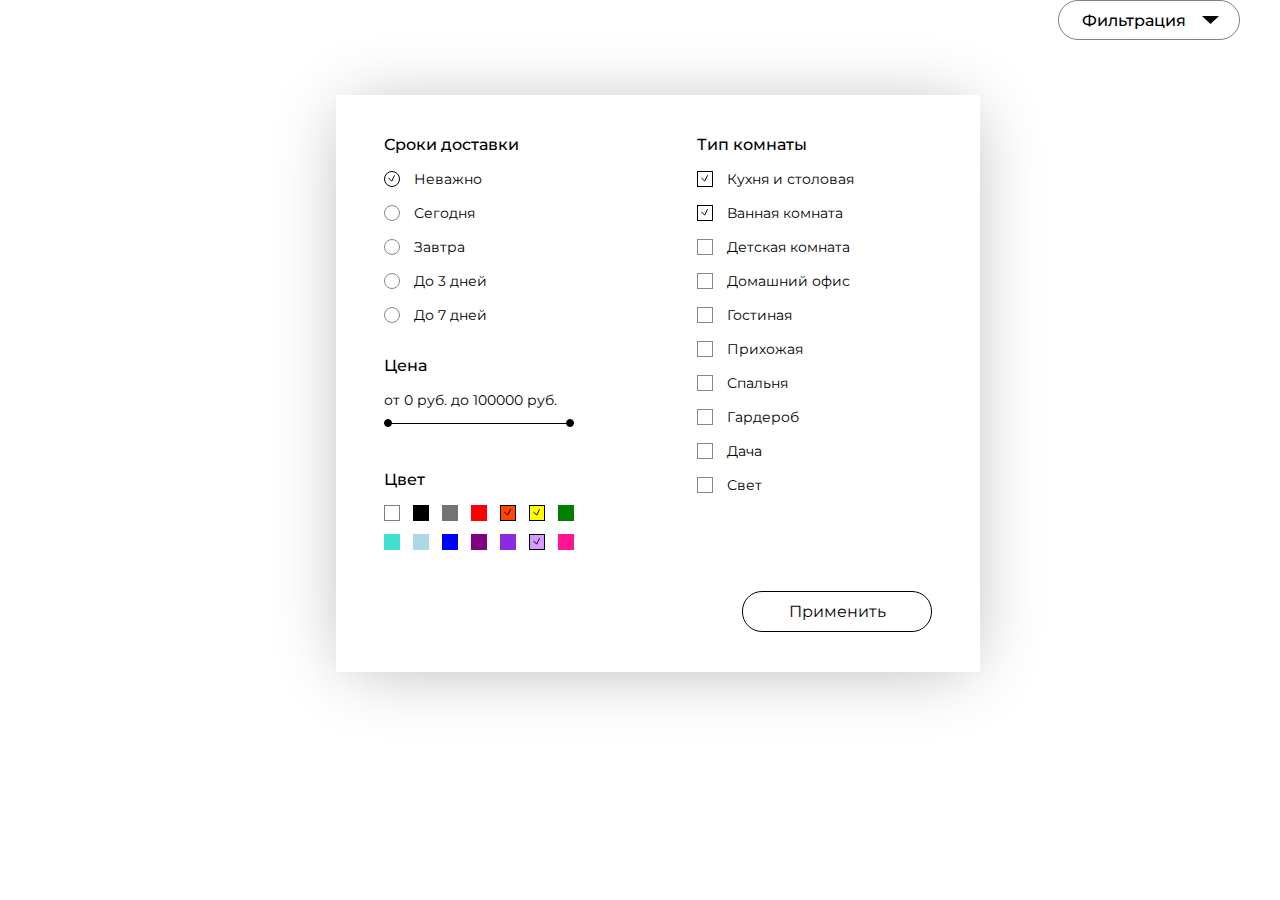
<file: filter-catalog.html>
<!DOCTYPE html>
<html lang="en">

<head>
    <meta charset="UTF-8">
    <meta http-equiv="X-UA-Compatible" content="IE=edge">
    <meta name="viewport" content="width=device-width, initial-scale=1.0">
    <link rel="preconnect" href="https://fonts.googleapis.com">
    <link rel="preconnect" href="https://fonts.gstatic.com" crossorigin>
    <link href="https://fonts.googleapis.com/css2?family=Montserrat:ital,wght@0,100..900;1,100..900&family=Poppins:ital,wght@0,100;0,200;0,300;0,400;0,500;0,600;0,700;0,800;0,900;1,100;1,200;1,300;1,400;1,500;1,600;1,700;1,800;1,900&display=swap"
          rel="stylesheet">
    <link rel="stylesheet" href="style.css">
    <title>Фильтрация Корзина</title>
</head>

<body>
<div class="conteiner center">
    <div class="filter-button-wrapper">
        <button class="button filter-button">Фильтрация</button>
        <form class="filtering-form" action="#" method="get">

            <div class="filtering-form__content-wrapper">

                <fieldset class="filtering-form__fieldset">
                    <legend class="filtering-form__legend">Сроки доставки</legend>

                    <div class="radio">
                        <input class="radio__input" type="radio" id="dnot" name="delivery-time" value="dnot" checked>
                        <label class="radio__label" for="dnot">Неважно</label>
                    </div>

                    <div class="radio">
                        <input class="radio__input" type="radio" id="today" name="delivery-time" value="today">
                        <label class="radio__label" for="today">Сегодня</label>
                    </div>

                    <div class="radio">
                        <input class="radio__input" type="radio" id="tomorrow" name="delivery-time" value="tomorrow">
                        <label class="radio__label" for="tomorrow">Завтра</label>
                    </div>

                    <div class="radio">
                        <input class="radio__input" type="radio" id="threeDay" name="delivery-time" value="threeDay">
                        <label class="radio__label" for="threeDay">До 3 дней</label>
                    </div>

                    <div class="radio">
                        <input class="radio__input" type="radio" id="sevenDay" name="delivery-time" value="sevenDay">
                        <label class="radio__label" for="sevenDay">До 7 дней</label>
                    </div>

                </fieldset>

                <fieldset class="filtering-form__fieldset">
                    <legend class="filtering-form__legend">Цена</legend>
                    <div class="range">
                        <label class="range__label">от 0 руб. до 100000 руб.</label>
                        <div class="range__slider">
                            <label>
                                <input class="range__input range__input-min" type="range" name="range_1" min="1"
                                       max="100000" value="1">
                            </label>
                            <label>
                                <input class="range__input range__input-max" type="range" name="range_2" min="1"
                                       max="100000" value="100000">
                            </label>
                        </div>
                    </div>
                </fieldset>

                <fieldset class="filtering-form__fieldset">
                    <legend class="filtering-form__legend">Цвет</legend>
                    <div class="color-options">

                        <div class="checkbox color-options__checkbox">
                            <input class="checkbox__input" type="checkbox" id="white">
                            <label class="checkbox__lable checkbox__lable-white" for="white"></label>
                        </div>

                        <div class="checkbox color-options__checkbox">
                            <input class="checkbox__input" type="checkbox" id="black">
                            <label class="checkbox__lable checkbox__lable-black" for="black"></label>
                        </div>

                        <div class="checkbox color-options__checkbox">
                            <input class="checkbox__input" type="checkbox" id="grey">
                            <label class="checkbox__lable checkbox__lable-grey" for="grey"></label>
                        </div>

                        <div class="checkbox color-options__checkbox">
                            <input class="checkbox__input" type="checkbox" id="red">
                            <label class="checkbox__lable checkbox__lable-red" for="red"></label>
                        </div>

                        <div class="checkbox color-options__checkbox">
                            <input class="checkbox__input" type="checkbox" id="orange" checked>
                            <label class="checkbox__lable checkbox__lable-orange" for="orange"></label>
                        </div>

                        <div class="checkbox color-options__checkbox">
                            <input class="checkbox__input" type="checkbox" id="yellow" checked>
                            <label class="checkbox__lable checkbox__lable-yellow" for="yellow"></label>
                        </div>

                        <div class="checkbox color-options__checkbox">
                            <input class="checkbox__input" type="checkbox" id="green">
                            <label class="checkbox__lable checkbox__lable-green" for="green"></label>
                        </div>

                        <div class="checkbox color-options__checkbox">
                            <input class="checkbox__input" type="checkbox" id="turquoise">
                            <label class="checkbox__lable checkbox__lable-turquoise" for="turquoise"></label>
                        </div>

                        <div class="checkbox color-options__checkbox">
                            <input class="checkbox__input" type="checkbox" id="lightblue">
                            <label class="checkbox__lable checkbox__lable-lightblue" for="lightblue"></label>
                        </div>

                        <div class="checkbox color-options__checkbox">
                            <input class="checkbox__input" type="checkbox" id="blue">
                            <label class="checkbox__lable checkbox__lable-blue" for="blue"></label>
                        </div>

                        <div class="checkbox color-options__checkbox">
                            <input class="checkbox__input" type="checkbox" id="purple">
                            <label class="checkbox__lable checkbox__lable-purple" for="purple"></label>
                        </div>

                        <div class="checkbox color-options__checkbox">
                            <input class="checkbox__input" type="checkbox" id="violet">
                            <label class="checkbox__lable checkbox__lable-violet" for="violet"></label>
                        </div>

                        <div class="checkbox color-options__checkbox">
                            <input class="checkbox__input" type="checkbox" id="lavender" checked>
                            <label class="checkbox__lable checkbox__lable-lavender" for="lavender"></label>
                        </div>

                        <div class="checkbox color-options__checkbox">
                            <input class="checkbox__input" type="checkbox" id="pink">
                            <label class="checkbox__lable checkbox__lable-pink" for="pink"></label>
                        </div>

                    </div>
                </fieldset>

                <fieldset class="filtering-form__fieldset filtering-form__fieldset-type">
                    <legend class="filtering-form__legend">Тип комнаты</legend>

                    <div class="checkbox">
                        <input class="checkbox__input" type="checkbox" name="room-type" id="KitchenDiningRoom"
                               value="KitchenDiningRoom" checked>
                        <label class="checkbox__lable" for="KitchenDiningRoom">Кухня и столовая</label>
                    </div>

                    <div class="checkbox">
                        <input class="checkbox__input" type="checkbox" name="room-type" id="bathroom" value="bathroom"
                               checked>
                        <label class="checkbox__lable" for="bathroom">Ванная комната</label>
                    </div>

                    <div class="checkbox">
                        <input class="checkbox__input" type="checkbox" name="room-type" id="ChildrenRoom"
                               value="ChildrenRoom">
                        <label class="checkbox__lable" for="ChildrenRoom">Детская комната</label>
                    </div>

                    <div class="checkbox">
                        <input class="checkbox__input" type="checkbox" name="room-type" id="HomeOffice"
                               value="HomeOffice">
                        <label class="checkbox__lable" for="HomeOffice">Домашний офис</label>
                    </div>

                    <div class="checkbox">
                        <input class="checkbox__input" type="checkbox" name="room-type" id="LivingRoom"
                               value="LivingRoom">
                        <label class="checkbox__lable" for="LivingRoom">Гостиная</label>
                    </div>

                    <div class="checkbox">
                        <input class="checkbox__input" type="checkbox" name="room-type" id="hallway" value="hallway">
                        <label class="checkbox__lable" for="hallway">Прихожая</label>
                    </div>

                    <div class="checkbox">
                        <input class="checkbox__input" type="checkbox" name="room-type" id="bedroom" value="bedroom">
                        <label class="checkbox__lable" for="bedroom">Спальня</label>
                    </div>

                    <div class="checkbox">
                        <input class="checkbox__input" type="checkbox" name="room-type" id="wardrobe" value="wardrobe">
                        <label class="checkbox__lable" for="wardrobe">Гардероб</label>
                    </div>

                    <div class="checkbox">
                        <input class="checkbox__input" type="checkbox" name="room-type" id="CountryHouse"
                               value="CountryHouse">
                        <label class="checkbox__lable" for="CountryHouse">Дача</label>
                    </div>

                    <div class="checkbox">
                        <input class="checkbox__input" type="checkbox" name="room-type" id="light" value="light">
                        <label class="checkbox__lable" for="light">Свет</label>
                    </div>

                </fieldset>

            </div>

            <button class="filtering-form__button button" type="submit">Применить</button>

        </form>
    </div>
</div>
</body>

</html>
</file>
<file: style.css>
@charset "UTF-8";
* {
  margin: 0;
  padding: 0;
}

body {
  font-family: "Montserrat", sans-serif;
  font-optical-sizing: auto;
}

.center {
  padding-left: calc(50% - 600px);
  padding-right: calc(50% - 600px);
}

.top {
  background-image: url(img/topback.jpeg);
  background-repeat: no-repeat;
  background-position: center;
  background-size: cover;
  height: 735px;
}
.top__content {
  padding-bottom: 400px;
  margin-bottom: 50px;
}
.top__text {
  color: rgb(255, 255, 255);
  font-size: 24px;
  line-height: 32px;
  margin-bottom: 16px;
  font-weight: 400;
}

.header {
  height: 76px;
  display: flex;
  flex-wrap: wrap;
  justify-content: space-between;
  align-items: center;
  border-bottom: 0.5px solid rgb(255, 255, 255);
}
.header__input {
  border: 1px solid rgb(255, 255, 255);
  width: 288px;
  height: 41px;
  border-radius: 20px;
  box-sizing: border-box;
  outline: none;
  background-color: transparent;
  margin: 0 10px;
  color: rgb(255, 255, 255);
  font-size: 16px;
  line-height: 18px;
  padding-left: 32px;
  padding-right: 32px;
}
.header__input::placeholder {
  font-family: "Montserrat", sans-serif;
  font-optical-sizing: auto;
  color: rgb(255, 255, 255);
}

.logo {
  color: rgb(255, 255, 255);
}

.nav {
  display: flex;
  gap: 32px;
}
.nav__link {
  font-size: 16px;
  line-height: 20px;
  text-decoration: none;
  color: rgb(255, 255, 255);
  font-weight: 400;
}
.nav__link:hover {
  text-decoration: underline;
}

.title {
  color: rgb(255, 255, 255);
  font-size: 64px;
  line-height: 70px;
  margin-top: 63px;
  margin-bottom: 16px;
  max-width: 792px;
  font-weight: 600;
}

.link {
  color: rgb(255, 255, 255);
  font-size: 16px;
  line-height: 24px;
  text-decoration-line: underline;
  font-weight: 400;
}

.for-box__title {
  font-size: 48px;
  line-height: 59px;
  color: #000000;
  padding-top: 44px;
  margin-top: 20px;
  margin-bottom: 32px;
  font-weight: 600;
}

.for-content {
  display: grid;
  gap: 32px;
  grid-template-columns: repeat(12, 1fr);
}
.for-content__item {
  height: 415px;
  grid-column: span 4;
  color: rgb(255, 255, 255);
  font-size: 34px;
  font-weight: 600;
  line-height: 41px;
  display: flex;
  justify-content: center;
  align-items: center;
}
.for-content__item-big {
  grid-column: span 6;
}
.for-content__item-1 {
  background-image: url(img/ОТДЫХА.jpeg);
}
.for-content__item-2 {
  background-image: url(img/РАБОТЫ.jpeg);
}
.for-content__item-3 {
  background-image: url(img/КУХНИ.jpeg);
}
.for-content__item-4 {
  background-image: url(img/ДЕТСКОЙ.jpeg);
}
.for-content__item-5 {
  background-image: url(img/ВАННОЙ.jpeg);
}

.product-box {
  padding-top: 64px;
}
.product-box__title {
  font-size: 48px;
  line-height: 59px;
  color: #000000;
  margin-bottom: 32px;
  font-weight: 600;
}

.product-content {
  display: flex;
  column-gap: 32px;
  row-gap: 56px;
  flex-wrap: wrap;
}

.article {
  width: 378px;
  display: flex;
  flex-direction: column;
}
.article__img {
  width: 100%;
}
.article__title {
  font-size: 24px;
  line-height: 29px;
  color: #000000;
  margin-bottom: 9px;
  margin-top: 10px;
  font-weight: 500;
}
.article__price {
  display: flex;
  gap: 32px;
}
.article__paragraph {
  font-size: 24px;
  line-height: 29px;
  color: #050505;
  font-weight: 500;
}
.article__paragraph-a {
  font-size: 14px;
  line-height: 17px;
  color: #888888;
  margin-bottom: 12px;
}
.article__paragraph-b {
  font-size: 24px;
  line-height: 29px;
  text-decoration-line: line-through;
  color: #888888;
}

.link-box {
  color: #737373;
  padding-bottom: 34px;
  margin-bottom: 33px;
  margin-top: 39px;
}
.link-box__catalog {
  color: #000000;
  font-size: 16px;
  line-height: 24px;
  text-decoration-line: underline;
  font-weight: 400;
}
.link-box__catalog:hover {
  color: #737373;
  text-decoration-line: none;
}

.footer {
  display: flex;
  justify-content: space-between;
  flex-wrap: wrap;
  padding-left: calc(50% - 600px);
  padding-right: calc(50% - 600px);
  background-color: #F7F6F6;
  padding-top: 32px;
}
.footer__inter {
  margin-top: 20px;
  font-weight: normal;
  font-size: 16px;
  line-height: 20px;
  text-decoration: none;
  display: flex;
  justify-content: center;
  align-items: flex-start;
  height: 100%;
}
.footer__contents {
  display: flex;
  justify-content: space-between;
  flex-wrap: wrap;
}
.footer__logo {
  display: flex;
  align-self: baseline;
  margin-top: 29px;
  padding-left: 25px;
  padding-right: 42px;
}
.footer__info {
  width: 423px;
  display: flex;
  justify-content: space-around;
  align-items: baseline;
  flex-wrap: wrap;
  padding-right: 40px;
}
.footer-nav {
  width: 136px;
  display: flex;
  flex-direction: column;
  gap: 12px;
  box-sizing: border-box;
}
.footer-nav__title-menu {
  font-size: 24px;
  line-height: 29px;
  color: #000000;
  font-weight: 500;
}
.footer-nav__link-underline {
  font-size: 14px;
  line-height: 17px;
  color: #888888;
  text-decoration: none;
}
.footer-nav__link-underline:hover {
  text-decoration: underline;
}
.footer__item {
  width: 177px;
  display: flex;
  flex-direction: column;
  gap: 12px;
  box-sizing: border-box;
  padding-left: 50px;
}
.footer__icons {
  width: 137px;
  display: flex;
  justify-content: space-between;
  column-gap: 20px;
  padding-bottom: 12px;
  padding-right: 40px;
  box-sizing: border-box;
}
.footer__icons a img {
  transition: filter 0.3s ease;
}
.footer__icons a:hover img {
  filter: brightness(0);
}
.footer__title {
  font-size: 24px;
  line-height: 29px;
  color: #000000;
  margin-top: 12px;
  font-weight: 500;
}
.footer__link {
  font-size: 14px;
  line-height: 17px;
  color: #888888;
  text-decoration: none;
}
.footer-form {
  display: flex;
  flex-direction: column;
  padding-left: 56px;
  gap: 8px;
  box-sizing: border-box;
  padding-top: 17px;
  padding-bottom: 40px;
}
.footer-form__paragraph {
  font-size: 12px;
  line-height: 15px;
  color: rgb(0, 0, 0);
  padding-right: 9px;
}
.footer-form__input {
  width: 260px;
  height: 40px;
  outline: none;
  border: 1px solid #C4C4C4;
  background-color: rgb(255, 255, 255);
  box-sizing: border-box;
  border-radius: 16px;
  font-size: 12px;
  line-height: 15px;
  color: gray;
  padding-left: 17px;
  padding-right: 17px;
}
.footer-form__input::placeholder {
  font-family: "Montserrat", sans-serif;
  font-optical-sizing: auto;
  color: gray;
  font-size: 12px;
  line-height: 15px;
}
.footer-form__button {
  background: rgba(222, 215, 215, 0.41);
  border: 1px solid rgba(222, 215, 215, 0.41);
  box-sizing: border-box;
  border-radius: 16px;
  width: 260px;
  height: 40px;
  line-height: 18px;
  color: #000000;
  font: inherit;
  font-size: 12px;
  transition: background 0.2s ease, border 0.2s ease, color 0.2s ease;
}
.footer-form__button:hover {
  background: rgb(0, 0, 0);
  border: 1px solid rgb(0, 0, 0);
  color: white;
}

.filtering-form-container {
  display: none;
  position: absolute;
  background-color: white;
  z-index: 2;
  width: 450px;
}
.filtering-form-container.active {
  display: block;
}

.ctl-nav__filter:hover .filtering-form-container {
  display: block;
}

.ctl-nav__filter {
  position: relative;
}

.catalog-top {
  background-image: url(img/c.topback.jpeg);
  background-repeat: no-repeat;
  background-position: center;
  background-size: cover;
  height: 400px;
}

.title-catalog {
  padding-top: 64px;
}

.nav-catalog {
  display: flex;
  flex-wrap: wrap;
  justify-content: space-between;
  align-items: center;
}

.nav-catalog__pages {
  display: flex;
  gap: 10px;
}

.pages-catalog {
  color: rgb(0, 0, 0);
  font-size: 16px;
  font-weight: 400;
  line-height: 32px;
  text-align: left;
  text-decoration: none;
  gap: 10px;
  margin-top: 64px;
  margin-bottom: 41px;
}

.nav-catalog__pages:hover {
  text-decoration: underline;
  color: rgb(0, 0, 0);
}

.pages-main {
  width: 66px;
}

.pages-slesh {
  width: 6px;
}

.pages-catalog-nav {
  width: 137px;
}

.nav-filter {
  display: flex;
  column-gap: 10px;
  margin-top: 61px;
  margin-bottom: 36px;
  position: relative;
}

select {
  appearance: none;
  width: auto;
  padding: 4px;
  border-color: #aaa;
  border-radius: 3px;
}

.nav-filter__section {
  height: 40px;
  box-sizing: border-box;
  border: 1px solid gray;
  border-radius: 20px;
  position: relative;
  background-image: url(img/arrow.svg);
  background-repeat: no-repeat;
  background-position: right 20px center;
  padding-right: 22px;
}

.nav-filter__block {
  font-family: Montserrat;
  width: 182px;
  font-size: 16px;
  font-weight: 500;
  line-height: 20px;
  text-align: left;
  color: rgb(0, 0, 0);
  flex: none;
  order: 0;
  flex-grow: 0;
  padding-left: 23px;
}

.nav-filter__popular {
  font-family: Montserrat;
  width: 227px;
  font-size: 16px;
  font-weight: 400;
  line-height: 20px;
  text-align: left;
  color: rgb(0, 0, 0);
  flex: none;
  order: 1;
  flex-grow: 0;
  padding-left: 23px;
}

.catalog-product {
  flex-direction: row;
  display: flex;
  flex-wrap: wrap;
  column-gap: 32px;
  row-gap: 48px;
}

.basket-top {
  height: 400px;
  background-image: url(img/b.topback.jpeg);
  background-size: cover;
  background-position: center;
  background-repeat: no-repeat;
}
.basket-top__title {
  color: rgb(255, 255, 255);
  font-size: 64px;
  line-height: 70px;
  margin-top: 127px;
  margin-bottom: 16px;
  font-weight: 600;
  font-size: 64px;
  line-height: 59px;
}

.basket {
  display: grid;
  grid-template-columns: repeat(12, 1fr);
  gap: 32px;
  margin-top: 64px;
}
.basket__content {
  grid-column: span 8;
}
.basket__item-box {
  border-top: 0.5px solid rgb(202, 205, 216);
  padding-top: 25px;
  padding-bottom: 32px;
  display: flex;
  justify-content: space-between;
  align-items: flex-start;
}
.basket__item-box__left {
  display: flex;
  gap: 32px;
}
.basket__picture {
  width: 173px;
  height: 173px;
}
.basket__input {
  border: none;
  width: 71px;
  height: 51px;
  border-radius: 6px;
  background: rgb(247, 246, 246);
  font-family: Poppins;
  font-size: 14px;
  font-weight: 600;
  line-height: 210%;
  letter-spacing: 0px;
  text-align: center;
}

.basket__name-box {
  display: flex;
  justify-content: space-between;
  padding-bottom: 14px;
}
.basket__name-box__text {
  font-size: 16px;
  font-weight: 400;
  line-height: 20px;
  text-align: left;
}

.item {
  width: 276px;
  display: flex;
  flex-direction: column;
  gap: 14px;
}
.item__title {
  font-size: 24px;
  font-weight: 500;
  line-height: 29px;
  text-align: left;
}
.item__paragraph {
  color: gray;
  font-size: 14px;
  font-weight: 400;
  line-height: 17px;
  text-align: left;
}
.item__price {
  font-size: 16px;
  line-height: 20px;
  color: rgb(0, 0, 0);
  font-weight: 500;
}
.item__link-box {
  display: flex;
  gap: 30px;
}
.item__link {
  color: rgb(0, 0, 0);
  font-size: 14px;
  line-height: 210%;
  text-decoration-line: underline;
  font-weight: 400;
  text-align: center;
}

.nav-basket {
  display: flex;
  gap: 7px;
  margin-top: 25px;
}
.nav-basket__button {
  color: rgb(0, 0, 0);
  font-family: Montserrat;
  width: 200px;
  height: 37px;
  box-sizing: border-box;
  border: 1px solid rgb(0, 0, 0);
  border-radius: 50px;
  background: rgb(255, 255, 255);
}
.nav-basket__button:hover {
  background: rgb(0, 0, 0);
  border: 1px solid rgb(0, 0, 0);
  color: white;
}
.nav-basket__link {
  text-decoration-line: none;
  font-size: 14px;
  font-weight: 400;
  line-height: 17px;
  text-align: center;
  font-family: inherit;
  transition: background 0.3s ease, color 0.2s ease;
}
.nav-basket__link:hover {
  background: rgb(0, 0, 0);
  border: 1px solid rgb(0, 0, 0);
  color: white;
}

.basket-form {
  border-radius: 20px;
  background: rgb(247, 246, 246);
  height: 556px;
  width: 376px;
  grid-column: span 4;
  display: flex;
  flex-direction: column;
  flex-wrap: wrap;
  align-content: center;
  align-items: center;
}
.basket-form__title {
  font-size: 24px;
  font-weight: 700;
  line-height: 29px;
  text-align: center;
  padding-top: 42px;
  padding-bottom: 35px;
}
.basket-form__input-box {
  display: flex;
  flex-direction: column;
  gap: 41.5px;
  padding-left: 27px;
}
.basket-form__input {
  border: none;
  width: 288px;
  background: rgb(247, 246, 246);
  border-bottom: 1px solid rgb(202, 205, 216);
  color: rgb(0, 0, 0);
  font-size: 14px;
  font-weight: 400;
  line-height: 17px;
  text-align: left;
  font-family: inherit;
  outline: none;
}
.basket-form__input::placeholder {
  border: rgb(247, 246, 246);
  color: rgb(0, 0, 0);
  font-size: 14px;
  font-weight: 400;
  line-height: 17px;
  text-align: left;
}
.basket-form__all-price {
  display: flex;
  gap: 8px;
  flex-wrap: nowrap;
  justify-content: center;
  align-items: center;
}
.basket-form__all-price__final-price {
  font-size: 24px;
  font-weight: 400;
  line-height: 29px;
  text-align: center;
  padding-top: 64.5px;
  padding-bottom: 18px;
}
.basket-form__all-price__price {
  font-size: 24px;
  font-weight: 500;
  line-height: 29px;
  text-align: center;
  padding-top: 64.5px;
  padding-bottom: 18px;
}
.basket-form__button {
  color: rgb(0, 0, 0);
  box-sizing: border-box;
  border: 1px solid rgb(0, 0, 0);
  border-radius: 20px;
  width: 290px;
  height: 41px;
  background: rgb(247, 246, 246);
  font-family: inherit;
  transition: background 0.3s ease, border 0.3s ease, color 0.3s ease;
}
.basket-form__button:hover {
  background: rgb(0, 0, 0);
  border: 1px solid rgb(0, 0, 0);
  color: white;
}
.basket-form__link {
  display: flex;
  font-size: 16px;
  font-weight: 400;
  line-height: 20px;
  letter-spacing: 0;
  text-align: center;
  text-decoration-line: none;
  flex-direction: row;
  flex-wrap: nowrap;
  justify-content: center;
  align-items: center;
}

.container {
  display: flex;
  padding-top: 40px;
  padding-bottom: 40px;
  justify-content: flex-end;
}

.filter-button-wrapper {
  position: relative;
  width: 100%;
  display: flex;
  justify-content: flex-end;
}

.button {
  border: 1px solid rgb(0, 0, 0);
  border-radius: 20px;
  min-height: 40px;
  font: inherit;
  padding: 10px 23px;
  cursor: pointer;
  background-color: rgb(255, 255, 255);
}

.filter-button {
  font-weight: 500;
  text-align: start;
  max-width: 182px;
  width: 100%;
  height: 40px;
  box-sizing: border-box;
  border: 1px solid gray;
  border-radius: 20px;
  position: relative;
  background-image: url(img/arrow.svg);
  background-repeat: no-repeat;
  background-position: right 20px center;
  padding-right: 22px;
}

.filtering-form {
  position: absolute;
  top: calc(100% + 55px);
  display: flex;
  flex-direction: column;
  align-items: start;
  gap: 42px;
  background-color: rgb(255, 255, 255);
  box-shadow: 0px 4px 67px -12px rgba(0, 0, 0, 0.32);
  padding: 40px 48px;
  right: 260px;
}
.filtering-form__content-wrapper {
  display: flex;
  flex-direction: column;
  flex-wrap: wrap;
  gap: 32px 65px;
}
.filtering-form__fieldset {
  display: flex;
  flex-direction: column;
  gap: 16px;
  padding: 0;
  border: none;
}
.filtering-form__fieldset-type {
  padding-right: 40px;
}
.filtering-form__legend {
  font-size: 16px;
  font-weight: 500;
  margin-bottom: 16px;
}
.filtering-form__button {
  align-self: flex-end;
  max-width: 190px;
  width: 100%;
  color: #050505;
}

.radio {
  display: flex;
  align-items: center;
  gap: 10px;
}
.radio__label {
  display: flex;
  align-items: center;
  cursor: pointer;
  position: relative;
  padding-left: 30px;
  font-size: 14px;
}
.radio__label::before {
  content: "";
  width: 14px;
  height: 14px;
  border: 1px solid #888888;
  border-radius: 50%;
  position: absolute;
  left: 0;
  background-color: rgb(255, 255, 255);
}
.radio__input {
  display: none;
}
.radio__input:checked + .radio__label::before {
  background-image: url(img/chek.svg);
  background-repeat: no-repeat;
  background-position: center;
  border-color: rgb(0, 0, 0);
}

.range {
  display: flex;
  flex-direction: column;
  gap: 14px;
}
.range__label {
  font-size: 14px;
}
.range__slider {
  font-family: sans-serif;
  font-size: 14px;
  position: relative;
  height: 20px;
  width: 210px;
  display: inline-block;
  margin-top: -5px;
}
.range__slider input {
  position: absolute;
}
.range__input {
  width: 190px;
  height: 10px;
  overflow: hidden;
  outline: none;
}
.range__input, .range__input::-webkit-slider-runnable-track, .range__input::-webkit-slider-thumb {
  -webkit-appearance: none;
  background: none;
}
.range__input::-webkit-slider-runnable-track {
  width: 200px;
  height: 1px;
  background: rgb(0, 0, 0);
}
.range__input:nth-child(2)::-webkit-slider-runnable-track {
  background: none;
}
.range__input::-webkit-slider-thumb {
  position: relative;
  height: 8px;
  width: 8px;
  margin-top: -4px;
  background: rgb(0, 0, 0);
  border: 1px solid rgb(0, 0, 0);
  border-radius: 25px;
  cursor: pointer;
  z-index: 1;
}
.range__input::-webkit-slider-thumb:active {
  cursor: grabbing;
}
.range__input::-webkit-slider-thumb:nth-child(1) {
  z-index: 2;
}

.color-options {
  display: flex;
  flex-wrap: wrap;
  max-width: 190px;
  gap: 14px;
}
.color-options__checkbox {
  width: 15px;
  height: 15px;
}

.checkbox {
  display: flex;
  align-items: center;
  gap: 10px;
}
.checkbox__input {
  display: none;
}
.checkbox__lable {
  display: flex;
  align-items: center;
  cursor: pointer;
  position: relative;
  padding-left: 30px;
  font-size: 14px;
}
.checkbox__lable::before {
  content: "";
  display: inline-block;
  width: 14px;
  height: 14px;
  border: 1px solid #888888;
  position: absolute;
  left: 0;
  background-color: rgb(255, 255, 255);
}
.checkbox__input:checked + .checkbox__lable::before {
  background-image: url(img/chek.svg);
  background-repeat: no-repeat;
  background-position: center;
  border-color: rgb(0, 0, 0);
}
.checkbox__lable-white::before {
  background-color: rgb(255, 255, 255);
  border-color: #808080;
}
.checkbox__lable-black::before {
  background-color: rgb(0, 0, 0);
  border-color: rgb(0, 0, 0);
}
.checkbox__lable-grey::before {
  background-color: #737373;
  border-color: #737373;
}
.checkbox__lable-red::before {
  background-color: red;
  border-color: red;
}
.checkbox__lable-orange::before {
  background-color: #ff4500;
  border-color: #ff4500;
}
.checkbox__lable-yellow::before {
  background-color: #ff0;
  border-color: #ff0;
}
.checkbox__lable-green::before {
  background-color: #008000;
  border-color: #008000;
}
.checkbox__lable-turquoise::before {
  background-color: turquoise;
  border-color: turquoise;
}
.checkbox__lable-lightblue::before {
  background-color: lightblue;
  border-color: lightblue;
}
.checkbox__lable-blue::before {
  background-color: blue;
  border-color: blue;
}
.checkbox__lable-purple::before {
  background-color: #800080;
  border-color: #800080;
}
.checkbox__lable-violet::before {
  background-color: #8a2be2;
  border-color: #8a2be2;
}
.checkbox__lable-lavender::before {
  background-color: #d89aff;
  border-color: #d89aff;
}
.checkbox__lable-pink::before {
  background-color: #ff1493;
  border-color: #ff1493;
}
.checkbox__input:checked + .checkbox__lable-black::before, .checkbox__input:checked + .checkbox__lable-blue::before, .checkbox__input:checked + .checkbox__lable-purple::before {
  background-image: url(img/chekwhite.svg);
}

.nav__icon {
  display: none;
}

.nav__text {
  display: inline;
}

.header__logo {
  display: inline;
}

.header__icon-mini {
  display: none;
}

.header__input-mini {
  display: none;
}

@media (min-width: 835px) {
  .filtering-form {
    position: absolute;
    top: calc(100% + 55px);
    display: flex;
    flex-direction: column;
    align-items: start;
    gap: 42px;
    background-color: rgb(255, 255, 255);
    box-shadow: 0px 4px 67px -12px rgba(0, 0, 0, 0.32);
    padding: 40px 48px;
    right: 260px;
  }
  .filtering-form__content-wrapper {
    display: flex;
    flex-direction: column;
    flex-wrap: wrap;
    gap: 32px 65px;
    max-height: 548px;
    min-width: 548px;
  }
}
@media (max-width: 1024px) {
  .center {
    padding-left: 24px;
    padding-right: 24px;
  }
  .footer__info {
    display: flex;
    justify-content: flex-start;
    align-items: baseline;
    flex-wrap: wrap;
  }
  .footer__contents {
    display: flex;
  }
  .footer__inter,
  .footer__logo {
    display: none;
  }
  .for__item {
    height: 268px;
  }
  .product-content {
    gap: 29px;
  }
  .product-content__catalog,
  .product--catalog {
    -moz-column-gap: 29px;
    column-gap: 29px;
    row-gap: 30px;
    display: grid;
    grid-template-columns: repeat(8, 1fr);
  }
  .basket {
    display: grid;
    grid-template-columns: repeat(7, 1fr);
    gap: 64px;
  }
  .filter-form {
    position: absolute;
    top: calc(100% + 14px);
    right: 15px;
    display: flex;
    flex-direction: column;
    align-items: start;
    gap: 36px;
    background-color: #fff;
    box-shadow: 0px 4px 67px -12px rgba(0, 0, 0, 0.32);
    padding: 40px 48px;
  }
  .filter-form__content-wrapper {
    display: flex;
    flex-direction: column;
    flex-wrap: wrap;
    gap: 32px 65px;
    max-height: 548px;
    min-width: 548px;
  }
  .filtering-form-container {
    display: none;
    position: absolute;
    background-color: white;
    z-index: 2;
    width: 692px;
  }
  .article {
    width: 366px;
    display: flex;
    flex-direction: column;
  }
  .footer-form {
    display: flex;
    flex-direction: column;
    padding-left: 32px;
    gap: 8px;
    box-sizing: border-box;
    padding-top: 17px;
    padding-bottom: 40px;
    align-content: flex-start;
    flex-wrap: wrap;
    align-items: flex-start;
  }
}
@media (max-width: 767px) {
  .article__title {
    font-size: 18px;
    line-height: 29px;
    color: #000000;
    margin-bottom: 9px;
    margin-top: 10px;
    font-weight: 500;
  }
  .article__paragraph {
    font-size: 18px;
    line-height: 29px;
    color: #050505;
    font-weight: 500;
  }
  .article__paragraph-b {
    font-size: 18px;
    line-height: 29px;
    text-decoration-line: line-through;
    color: #888888;
  }
  .filtering-form {
    position: absolute;
    top: calc(100% + 55px);
    display: flex;
    flex-direction: column;
    align-items: start;
    gap: 42px;
    background-color: rgb(255, 255, 255);
    box-shadow: 0px 4px 67px -12px rgba(0, 0, 0, 0.32);
    padding: 40px 48px;
    right: 385px;
  }
  .filtering-form__content-wrapper {
    display: flex;
    flex-direction: column;
    flex-wrap: wrap;
    gap: 32px 65px;
  }
  .filtering-form__button {
    align-self: center;
    max-width: 190px;
    width: 100%;
    color: #000000;
  }
  .basket-top {
    height: 400px;
    background: url(img/b.topback.jpeg) center/cover no-repeat;
  }
  .basket-top__title {
    color: #fff;
    font-size: 48px;
    line-height: 59px;
    font-weight: 600;
    text-align: center;
    margin: 127px 0 16px;
  }
  .basket__picture {
    display: none;
  }
  .header__logo {
    display: none;
  }
  .header__icon-mini {
    display: inline;
    margin-top: 8px;
  }
  .header__input-mini {
    display: inline;
    margin-top: 8px;
  }
  .for {
    grid-template-columns: repeat(4, 1fr);
    gap: 16px;
  }
  .for__item {
    grid-column: 1/-1;
    height: 375px;
    font-size: 28px;
    line-height: 34px;
  }
  .for__item_big {
    height: 244px;
  }
  .footer {
    margin-top: 0;
  }
  .footer__content {
    justify-content: center;
    gap: 71px;
  }
  .nav__icon {
    display: inline;
  }
  .nav__text {
    display: none;
  }
  .nav__link {
    display: flex;
    align-items: center;
  }
  .center {
    padding-left: 16px;
    padding-right: 16px;
  }
  .header {
    border-bottom: none;
    padding-top: 32px;
  }
  .header__input {
    display: none;
  }
  .menu {
    display: none;
  }
  .menu-mob {
    display: flex;
    align-items: center;
    gap: 32px;
  }
  .logo__img {
    width: 99px;
  }
  .title {
    text-align: center;
    font-size: 48px;
    line-height: 59px;
  }
  .top__text {
    text-align: center;
    font-size: 16px;
  }
  .top__content {
    display: flex;
    flex-direction: column;
    align-items: center;
  }
  .top__catalog {
    font-size: 14px;
  }
  .product-box__title, .product__title, .product__new-price, .product__old-price, .product__price, .for-box__title {
    font-size: 24px;
    line-height: 32px;
    width: 218px;
  }
  .footer__item {
    width: 177px;
    display: flex;
    flex-direction: column;
    gap: 12px;
  }
  .footer-nav {
    width: 84px;
    display: flex;
    flex-direction: column;
    gap: 12px;
    padding: 0 63px 0 14px;
  }
  .basket-form__button,
  .nav-basket__button {
    width: 290px;
    height: 41px;
    border: 1px solid #000;
    border-radius: 20px;
    background: #f7f6f6;
    transition: background 0.3s, border 0.3s, color 0.3s;
  }
  .basket-form {
    display: flex;
    border-radius: 20px;
    background: #f7f6f6;
    width: 324px;
    height: 556px;
    grid-column: span 4;
    flex-direction: column;
    flex-wrap: wrap;
    align-content: center;
  }
  .nav-basket__link {
    text-decoration-line: none;
    font-size: 12px;
    font-weight: 400;
    line-height: 17px;
    text-align: center;
    font-family: inherit;
    transition: background 0.3s ease, color 0.2s ease;
  }
  .nav-basket__button {
    width: 158px;
    height: 41px;
    border: 1px solid #000;
    border-radius: 20px;
    background: #ffffff;
    transition: background 0.3s, border 0.3s, color 0.3s;
  }
  .basket-form__button {
    color: rgb(0, 0, 0);
    box-sizing: border-box;
    border: 1px solid rgb(0, 0, 0);
    border-radius: 20px;
    width: 290px;
    height: 41px;
    background: rgb(247, 246, 246);
    font-family: inherit;
    transition: background 0.3s ease, border 0.3s ease, color 0.3s ease;
  }
  .basket-form__input-box {
    display: flex;
    flex-direction: column;
    gap: 41.5px;
    padding-left: 13px;
  }
  .footer__item {
    width: 177px;
    display: flex;
    flex-direction: column;
    gap: 12px;
    box-sizing: border-box;
    padding-left: 44px;
  }
  .for-content {
    display: flex;
    gap: 32px;
    grid-template-columns: repeat(12, 1fr);
    flex-direction: column;
    flex-wrap: wrap;
  }
  .nav-filter {
    display: flex;
    column-gap: 10px;
    margin-top: 0px;
    margin-bottom: 36px;
    position: relative;
    flex-direction: column-reverse;
    flex-wrap: wrap;
  }
  .nav-filter__popular {
    font-family: Montserrat;
    width: 227px;
    font-size: 16px;
    font-weight: 400;
    line-height: 20px;
    text-align: left;
    color: rgb(0, 0, 0);
    flex: none;
    order: 1;
    flex-grow: 0;
    padding-left: 23px;
    margin-bottom: 10px;
  }
  .pages-catalog {
    color: rgb(0, 0, 0);
    font-size: 16px;
    font-weight: 400;
    line-height: 32px;
    text-align: left;
    text-decoration: none;
    gap: 10px;
    margin-top: 32px;
    margin-bottom: 14px;
  }
  .basket__content {
    grid-column: span 4;
  }
  .footer__info {
    width: 375px;
    display: flex;
    justify-content: space-between;
    align-items: baseline;
    flex-wrap: wrap;
    padding-right: 40px;
  }
  .footer {
    display: block;
    width: 90%;
    margin-top: 0;
  }
  .footer__contents {
    display: flex;
    width: 100%;
  }
}

/*# sourceMappingURL=style.css.map */
</file>
